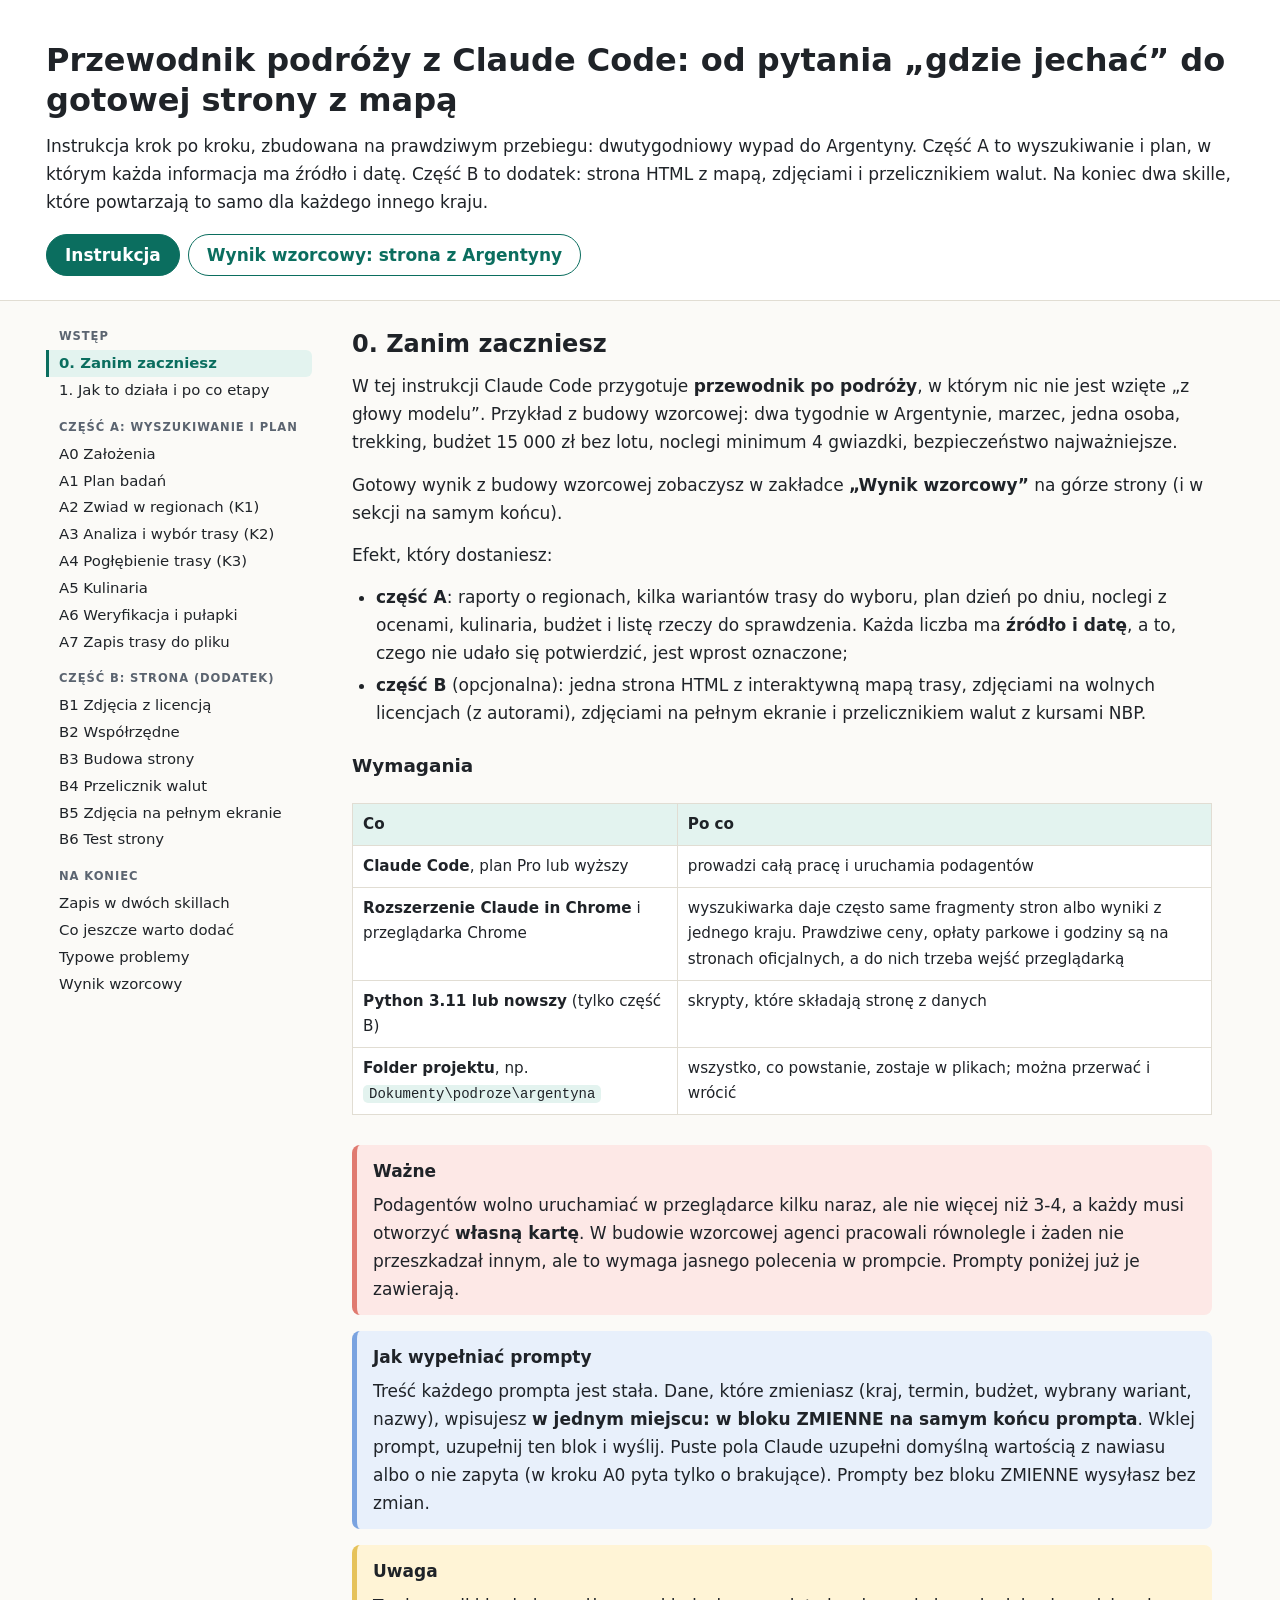
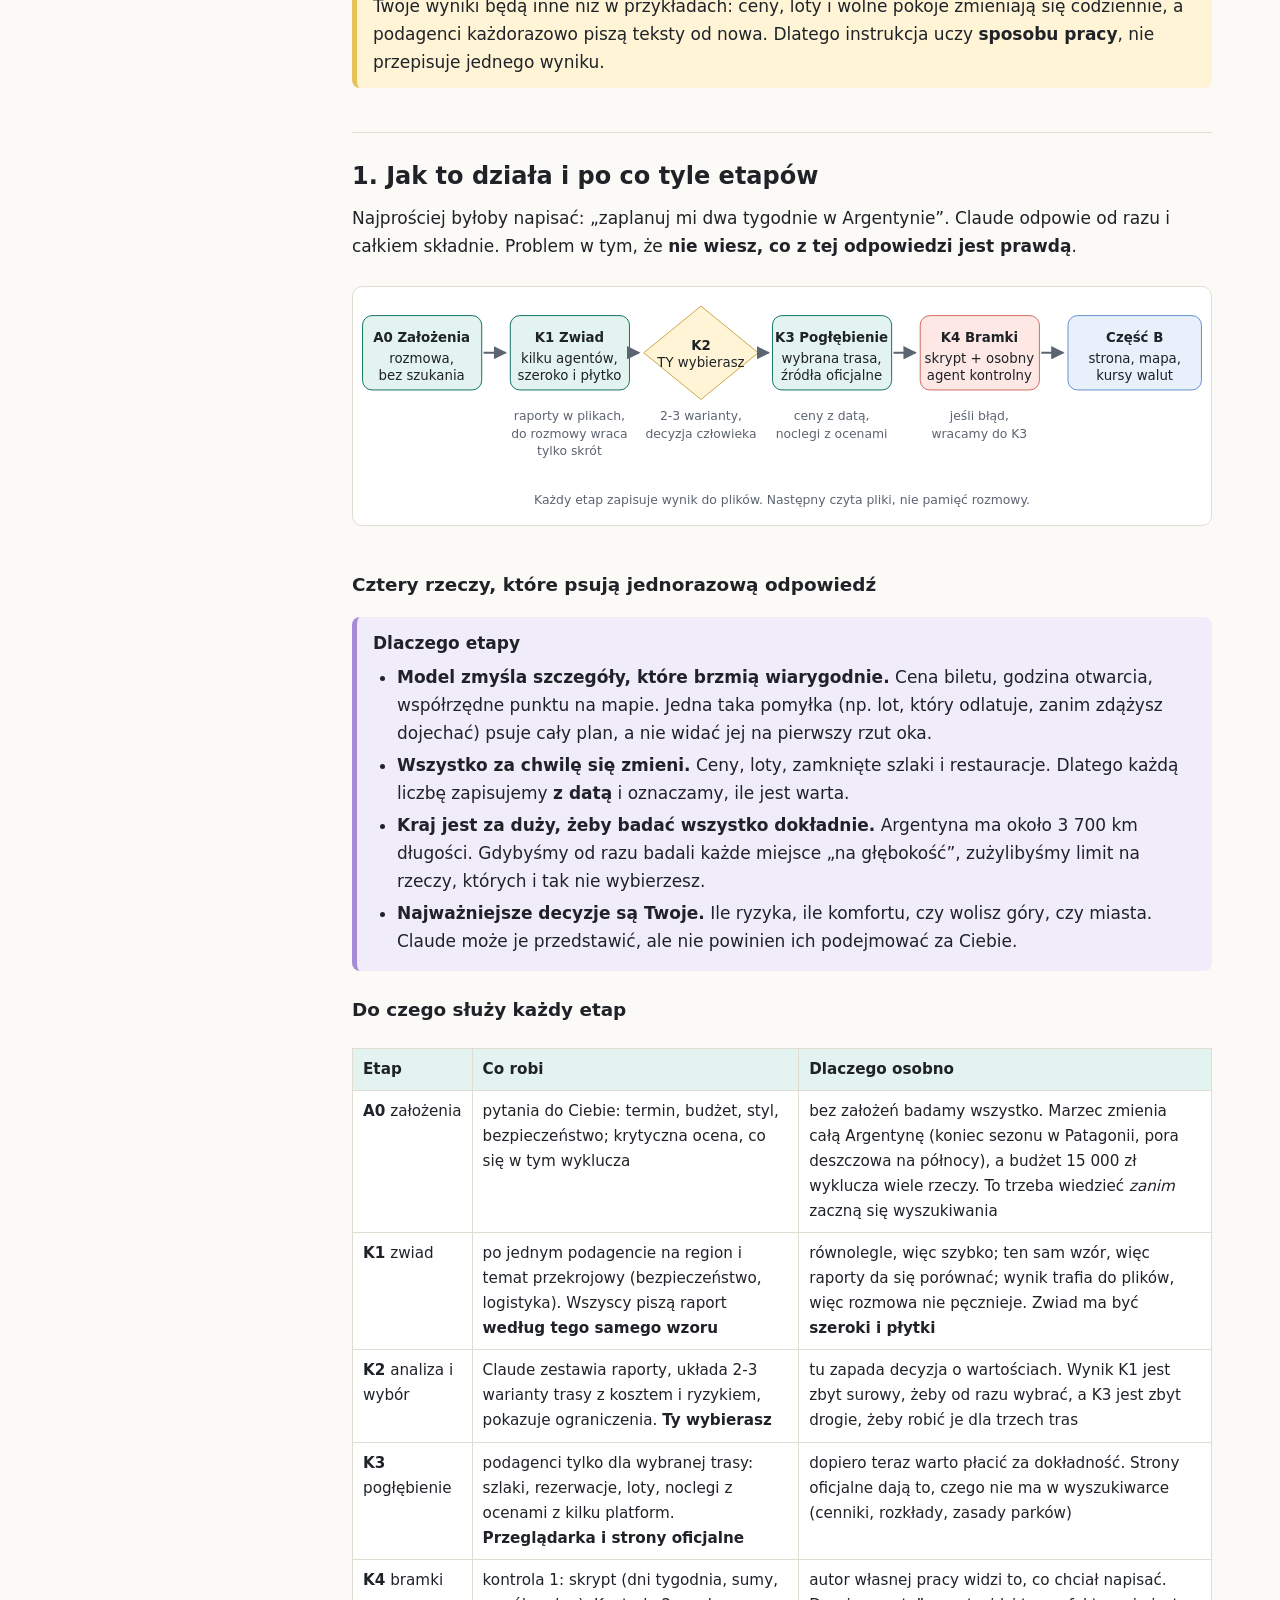
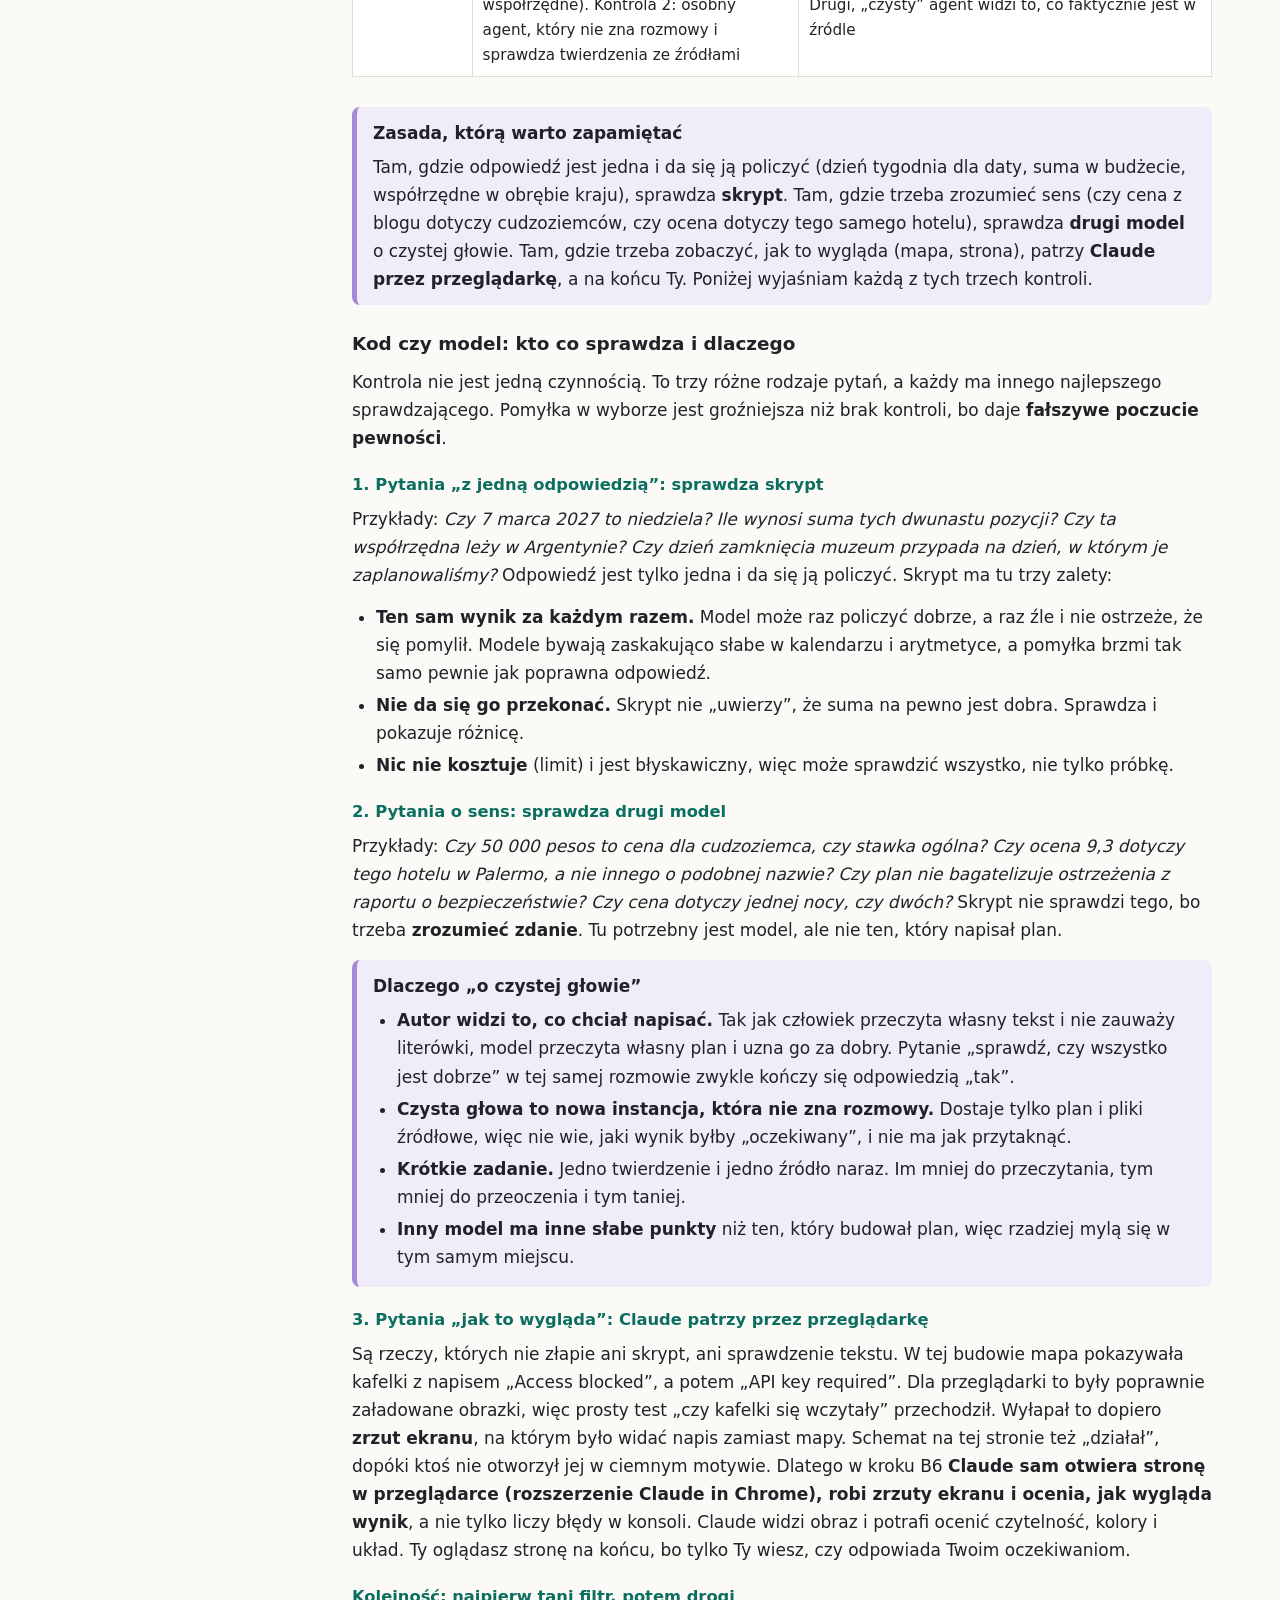
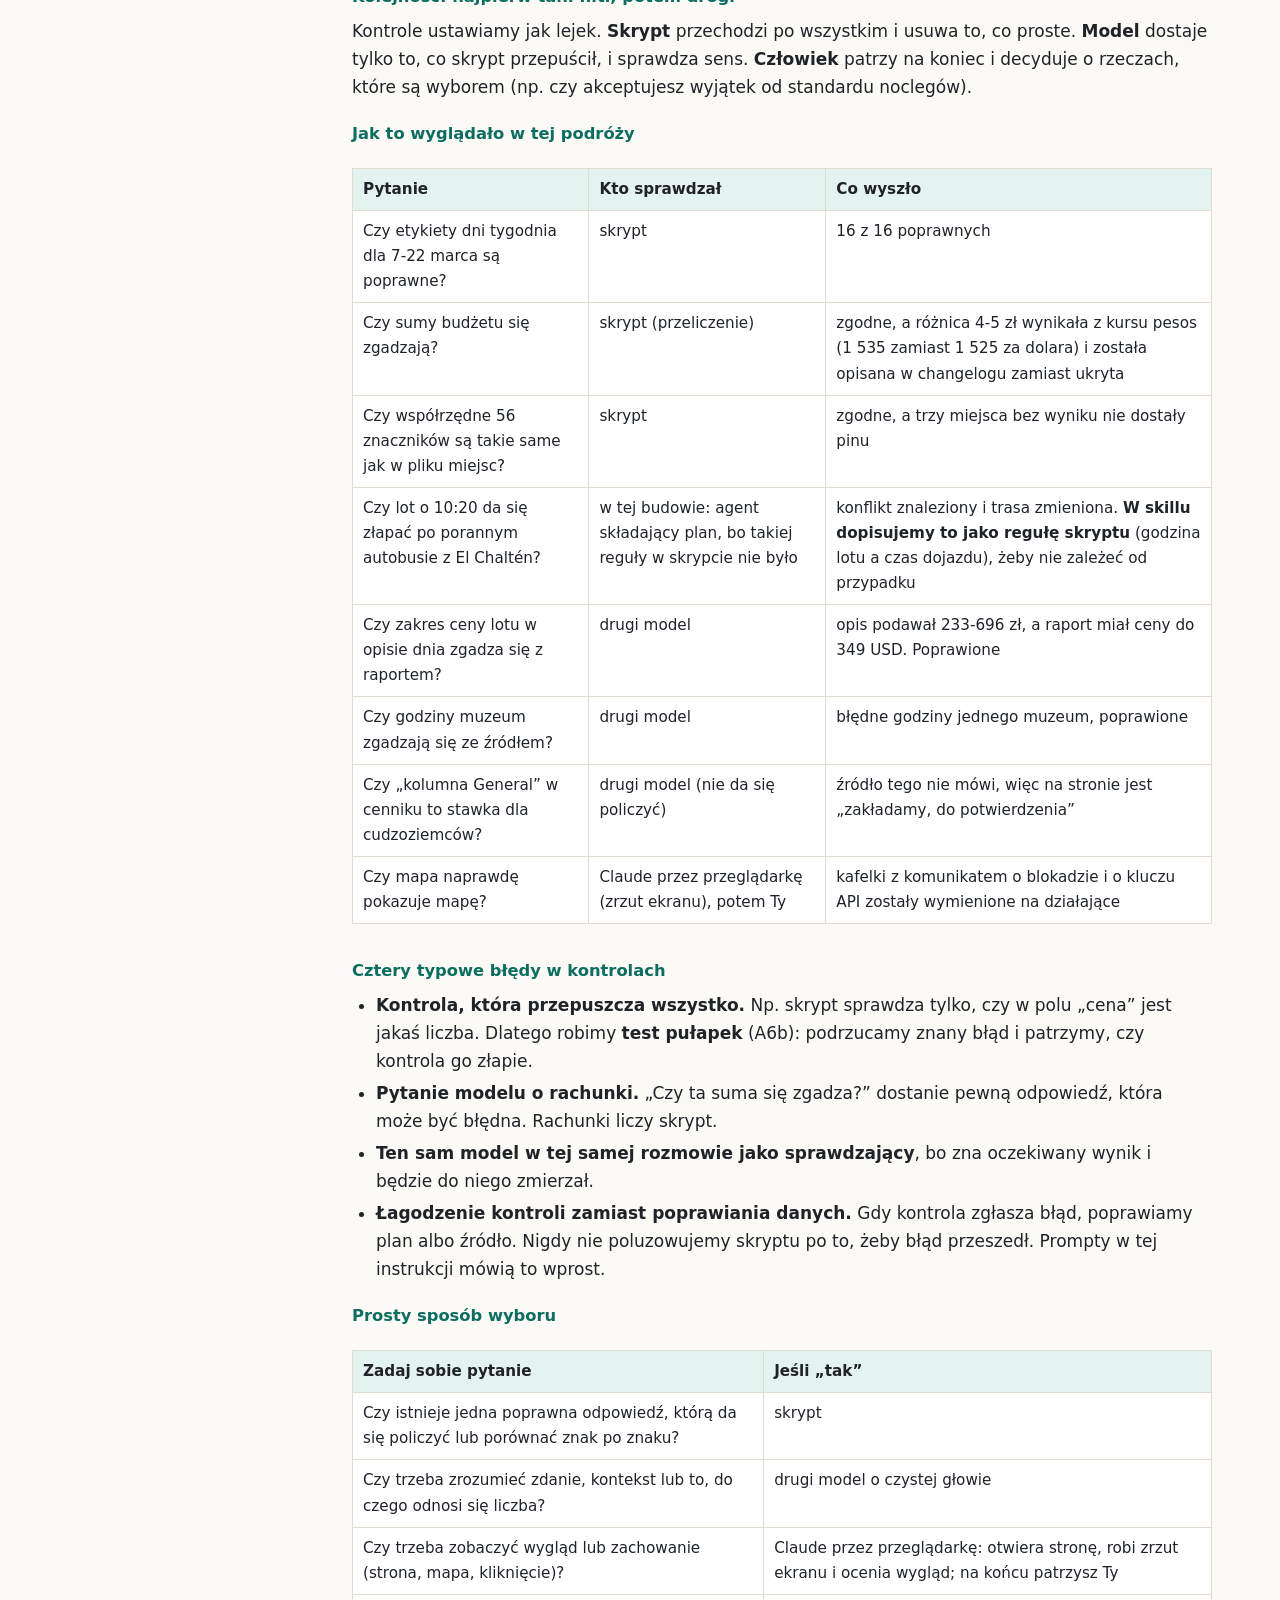
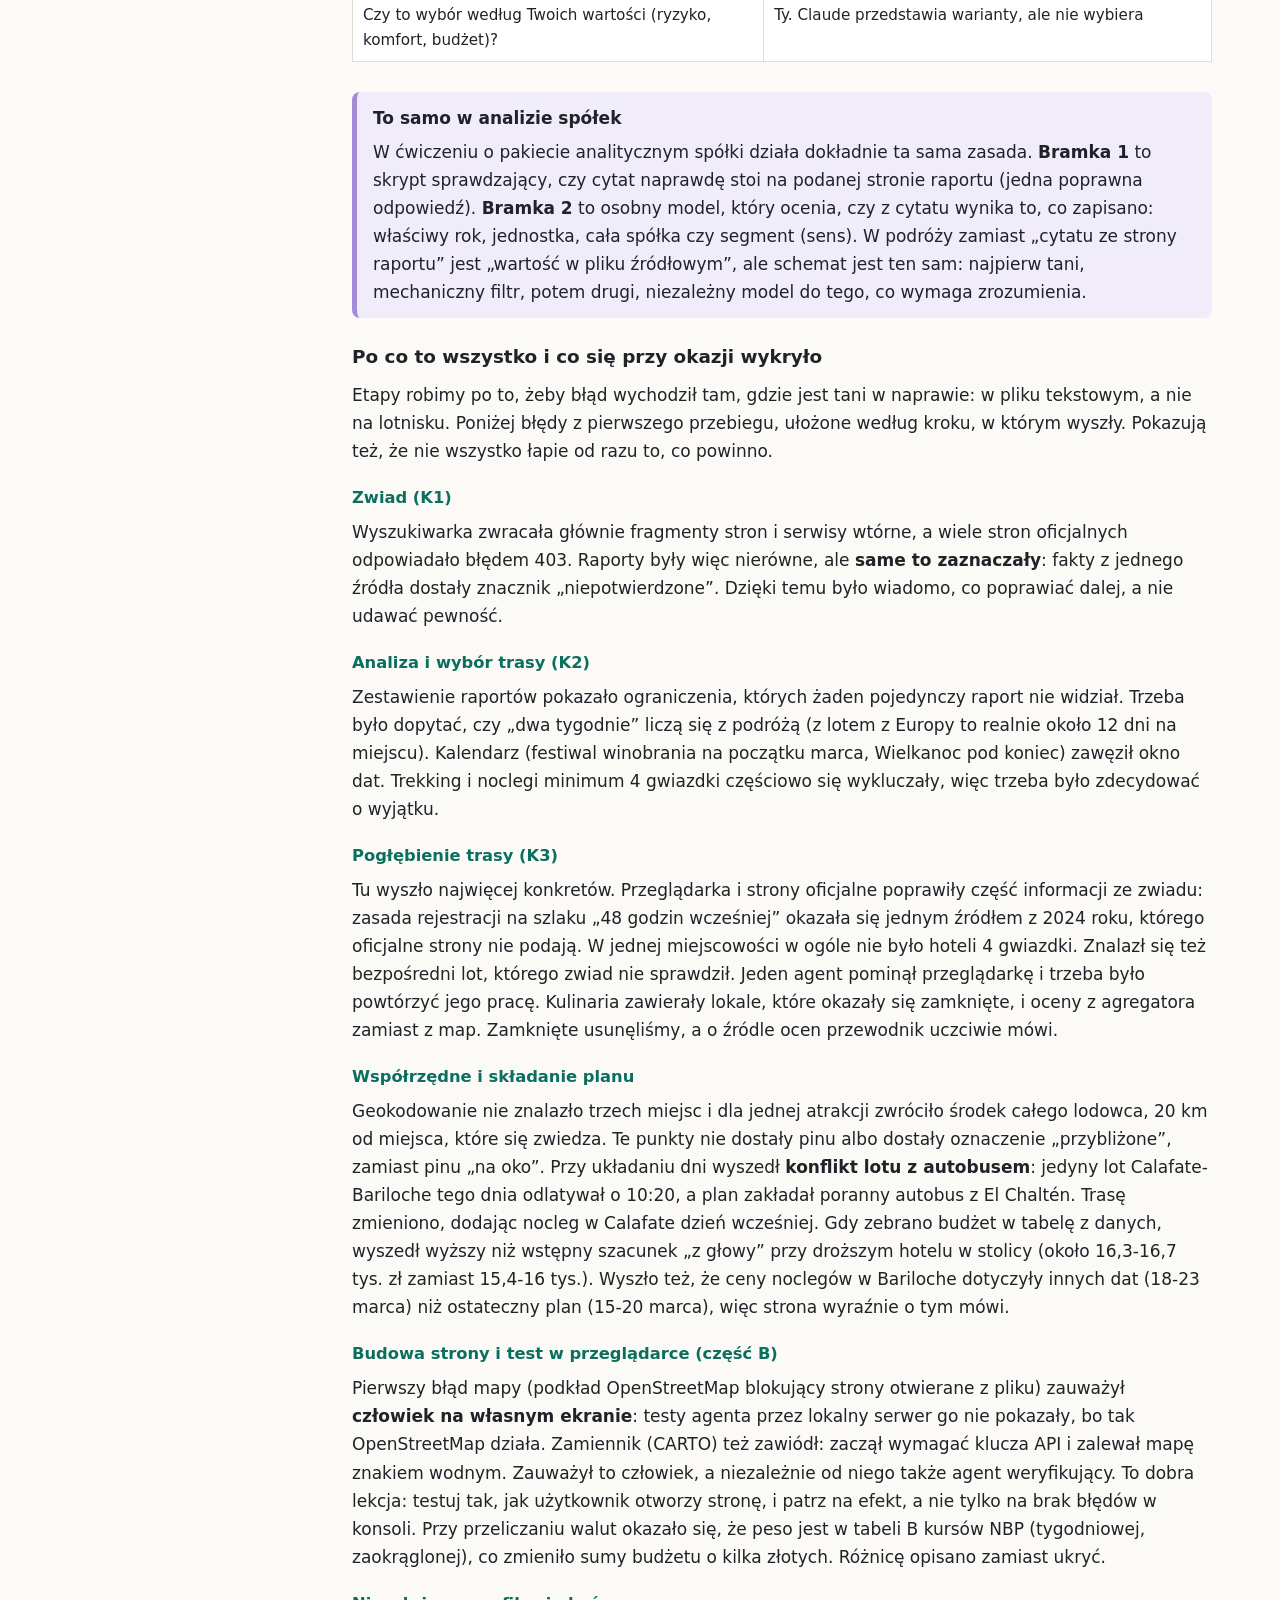
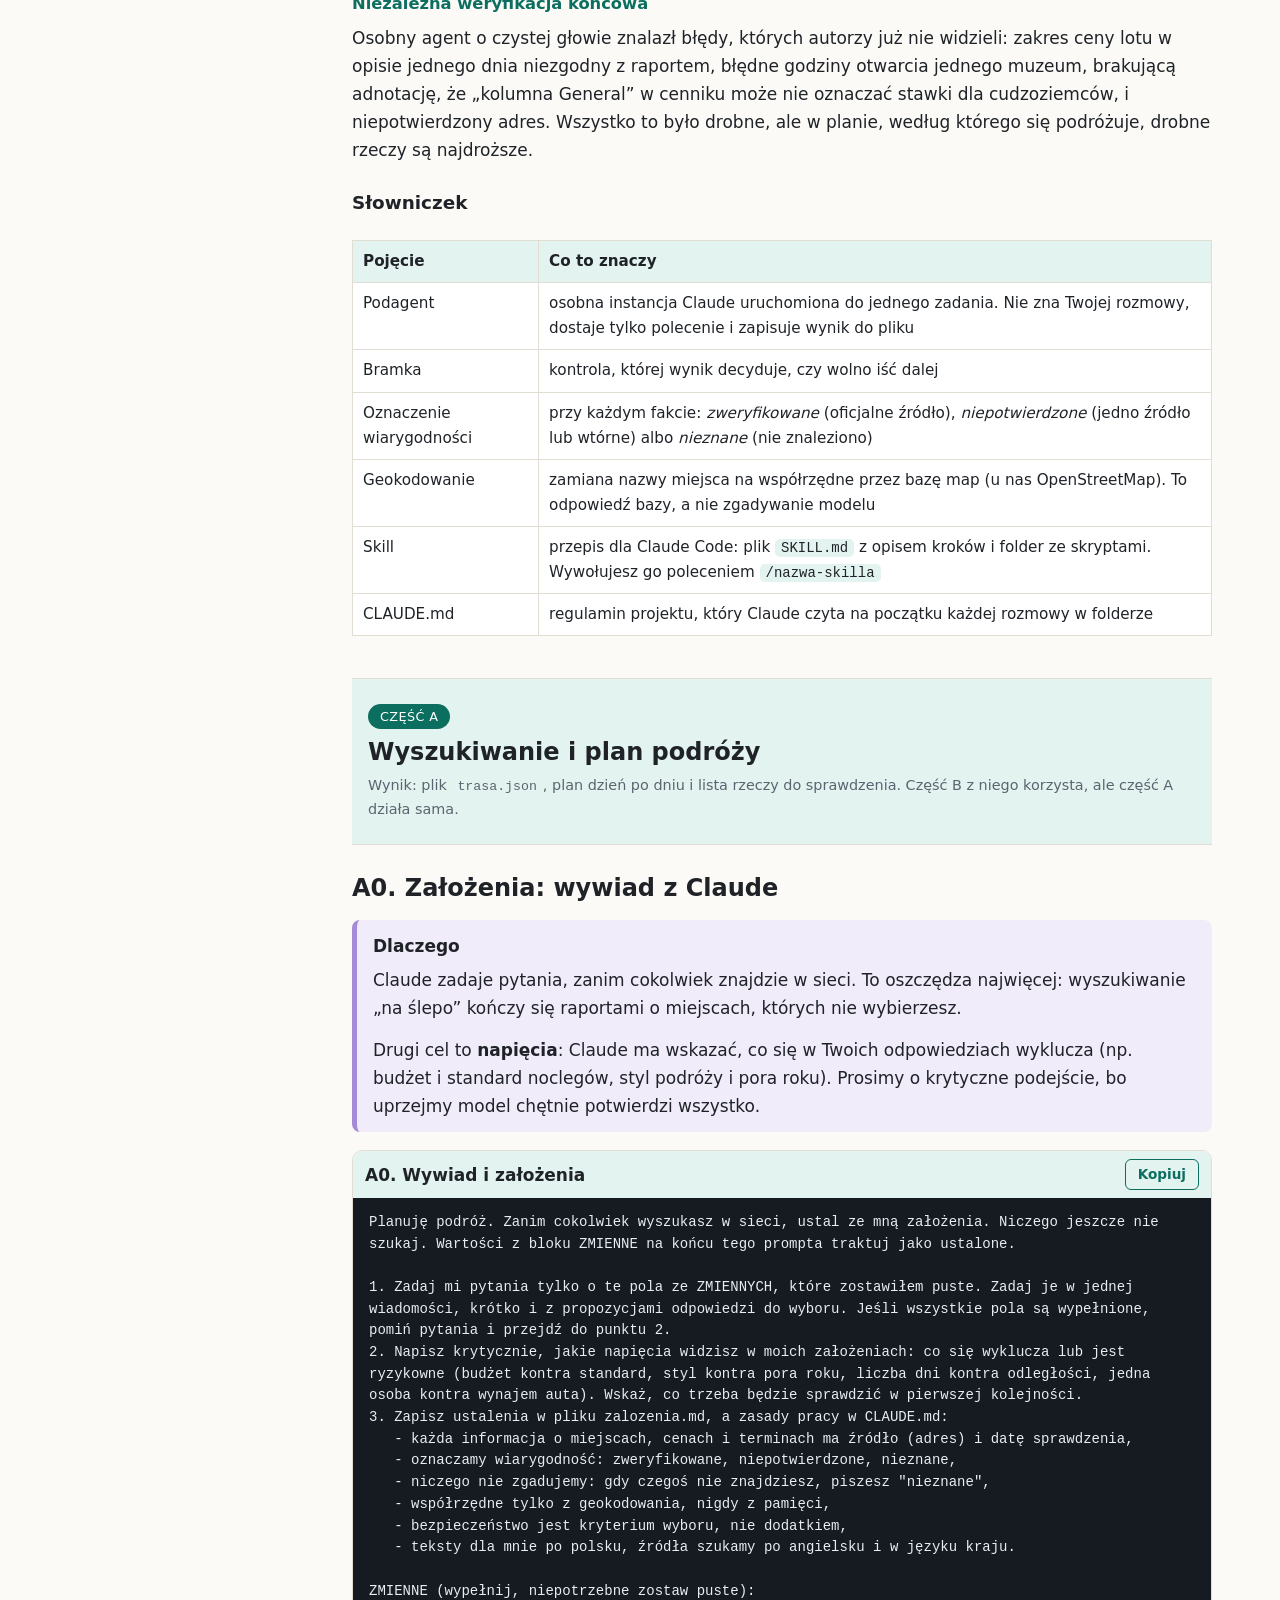
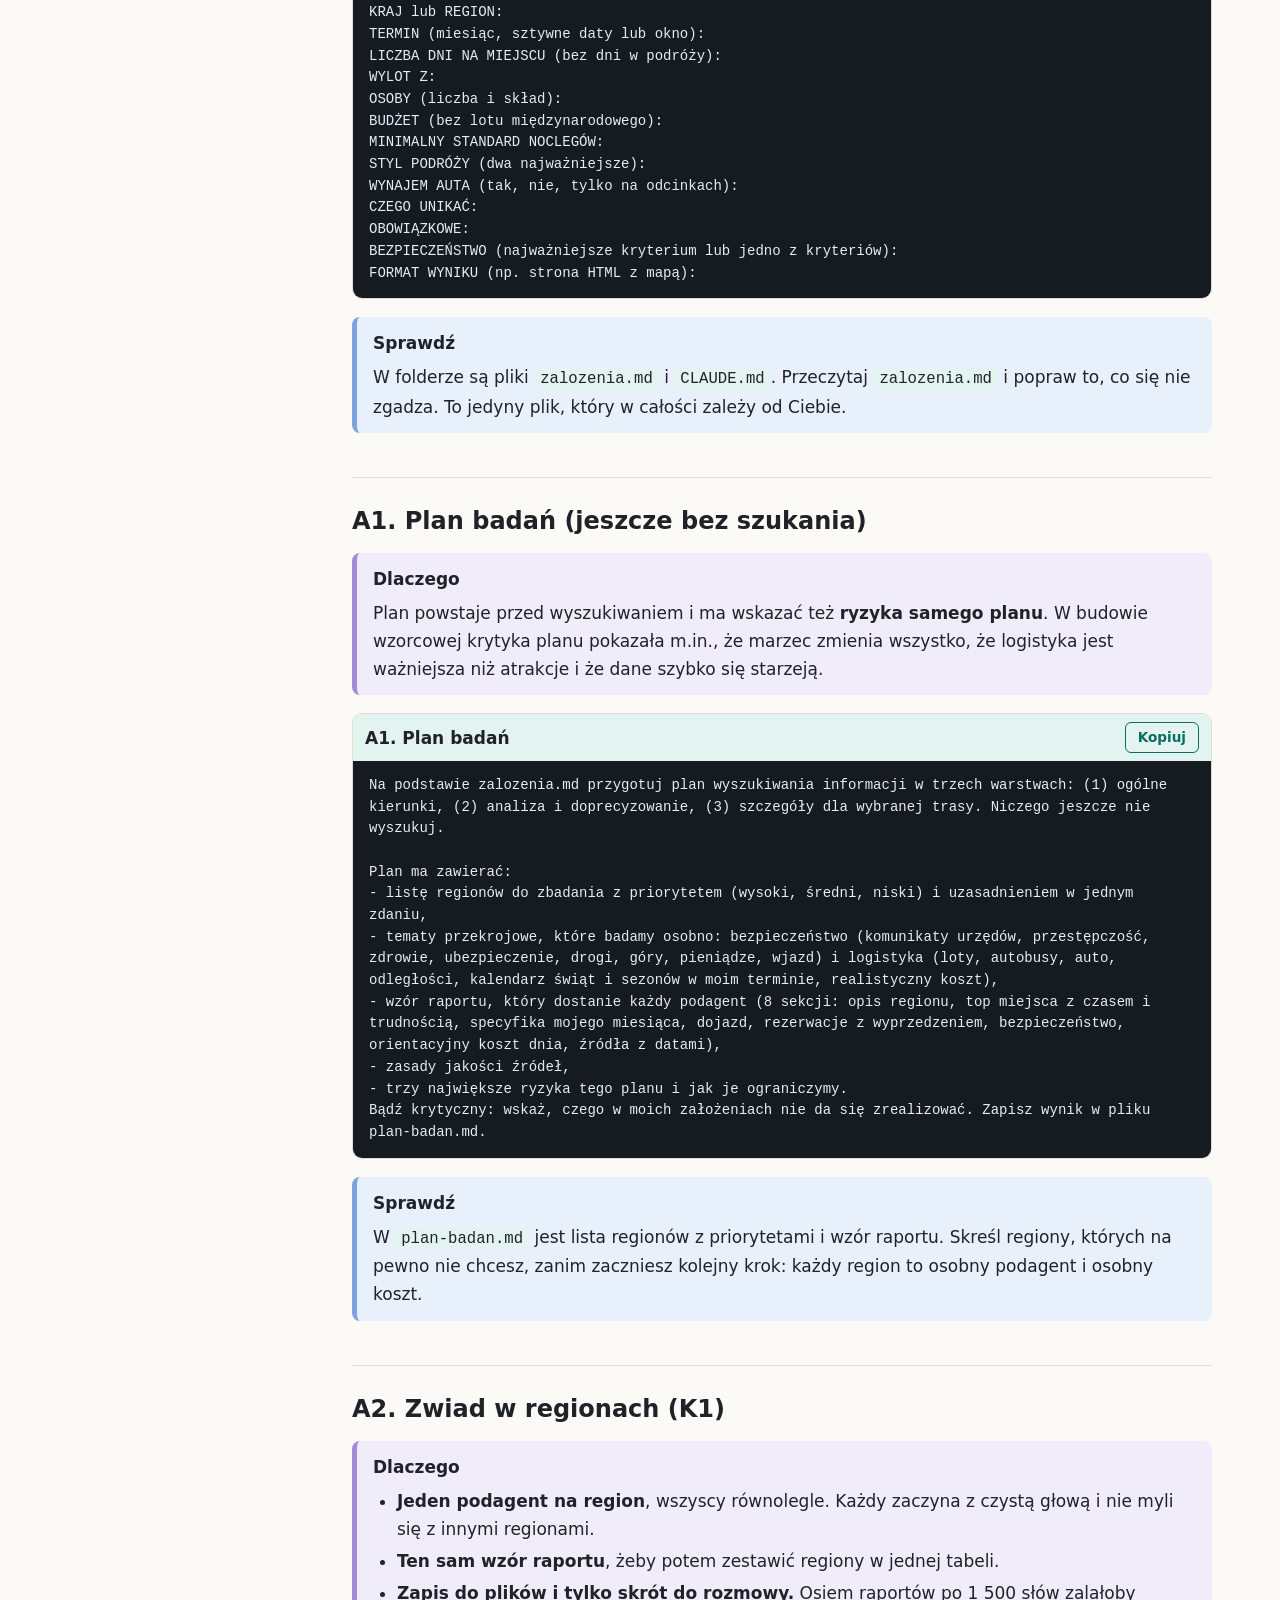
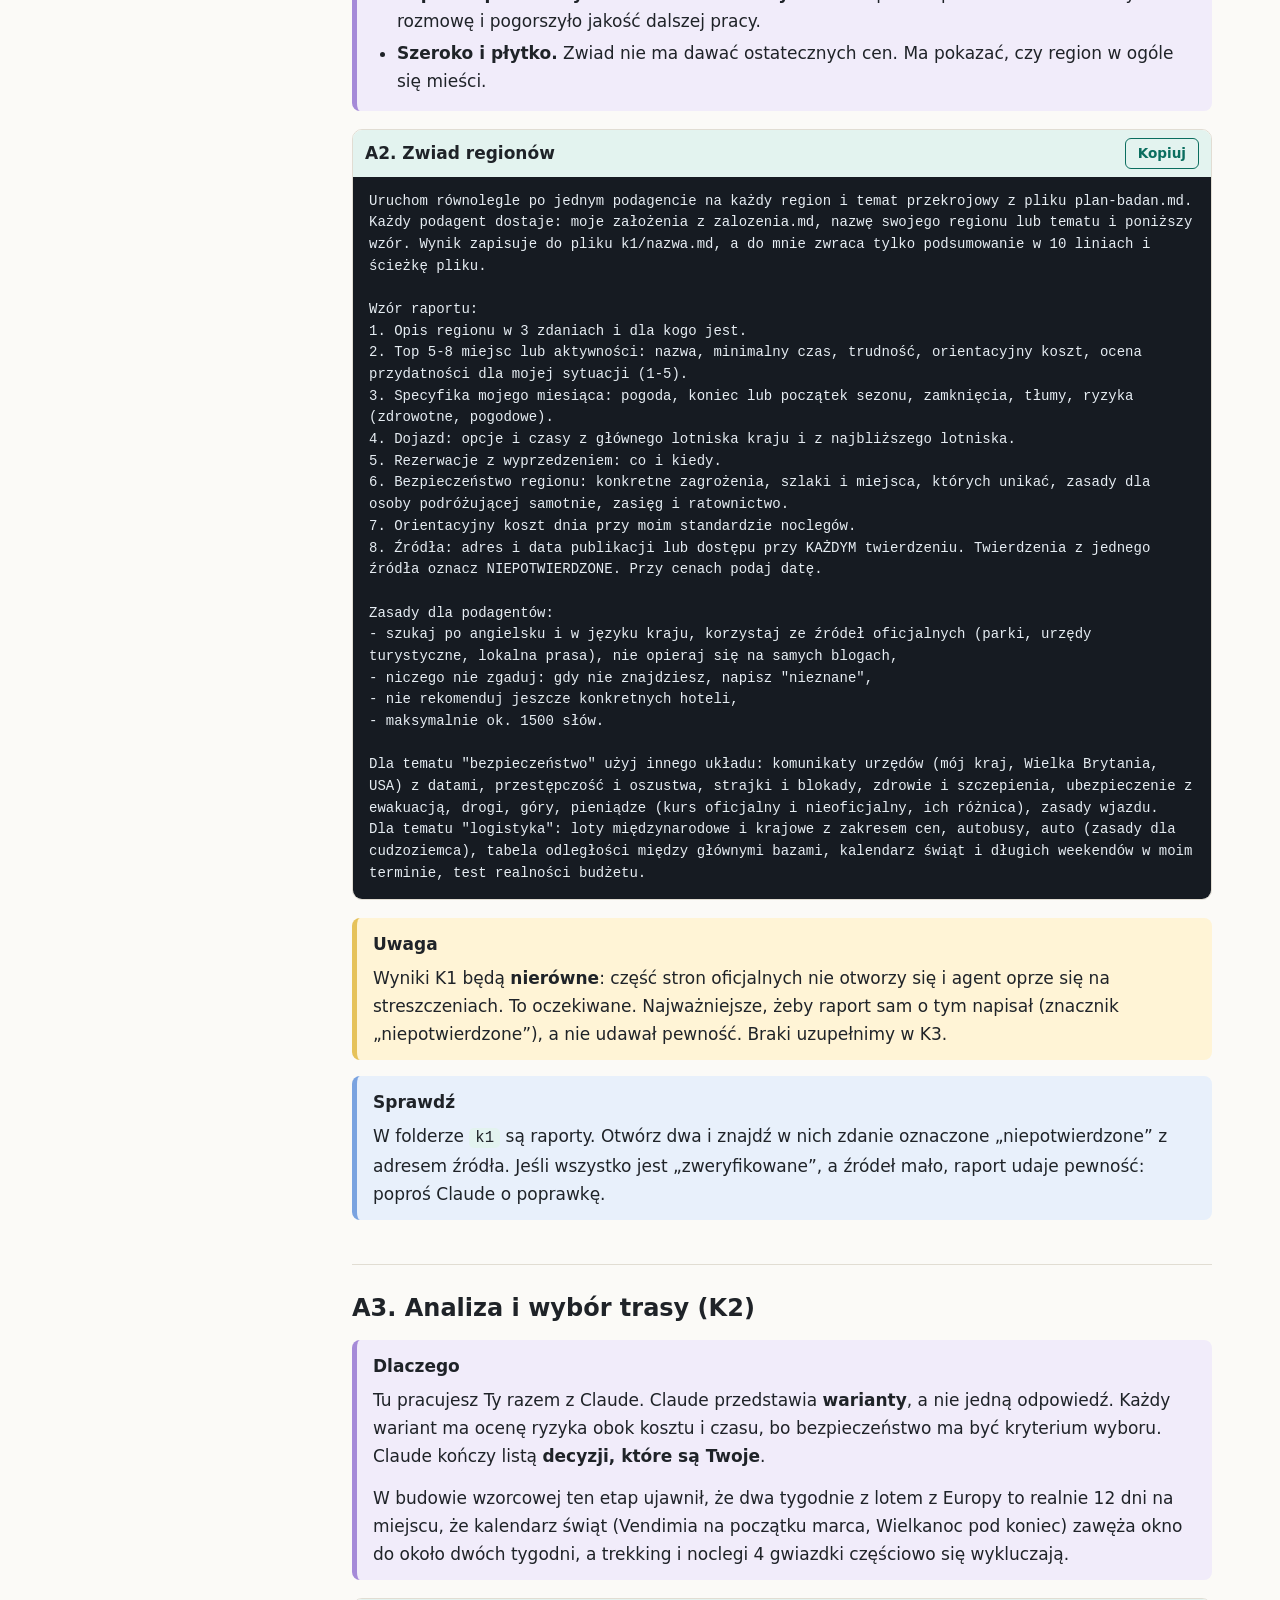
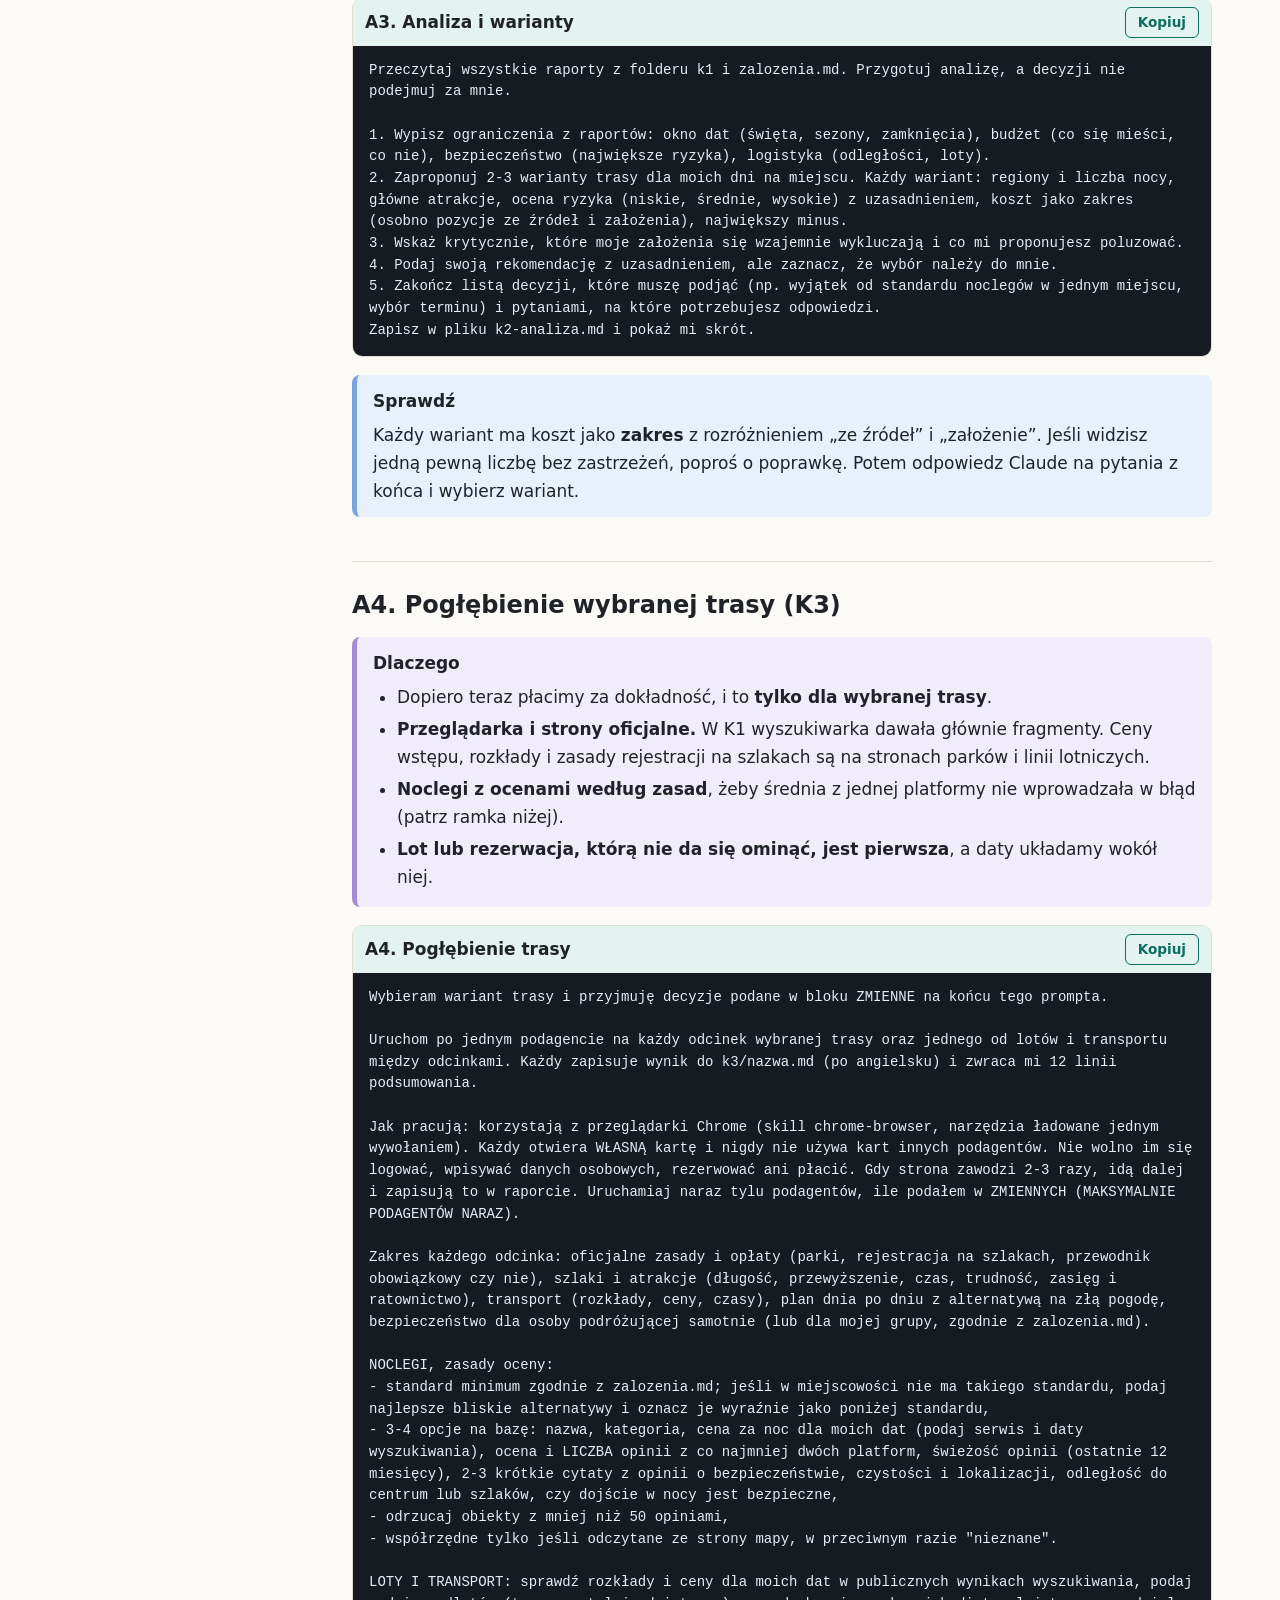
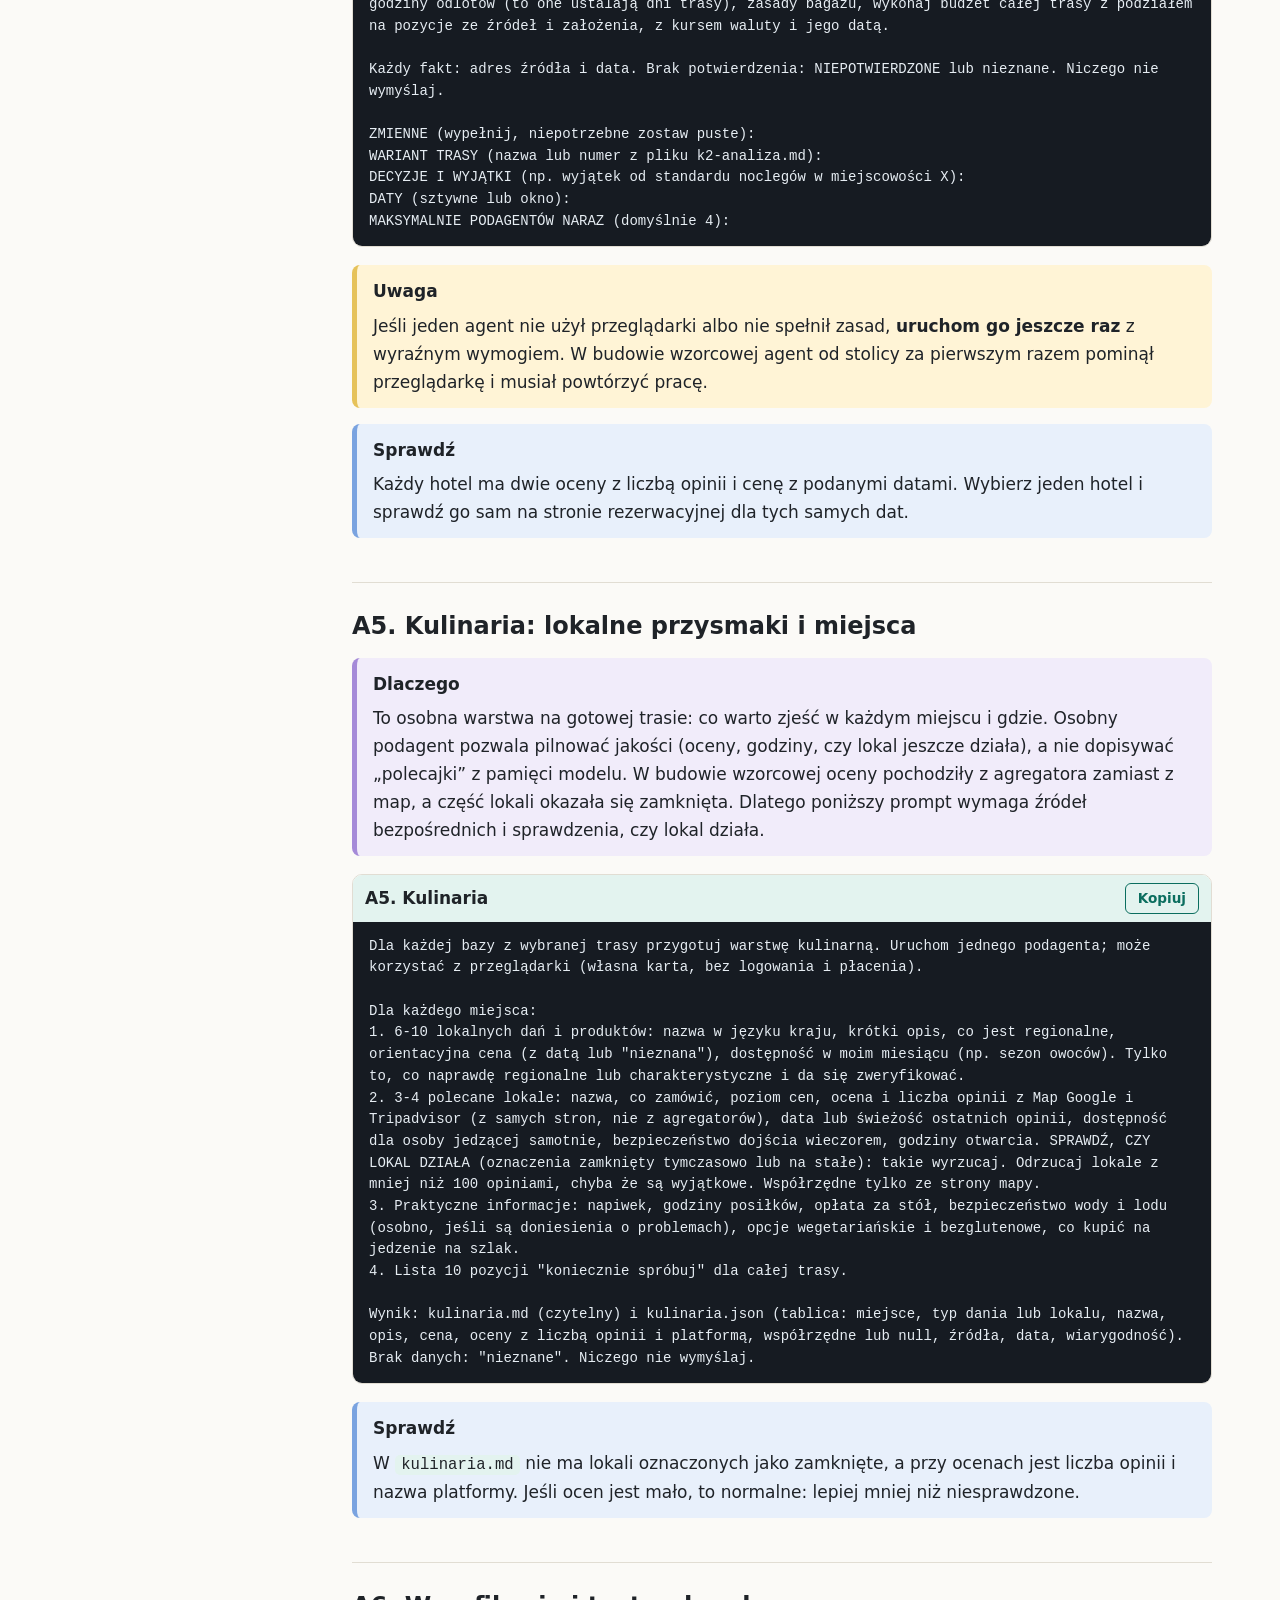
<file: index.html>
<!doctype html>
<html lang="pl">
<head>
<meta charset="utf-8">
<meta name="viewport" content="width=device-width, initial-scale=1">
<title>Przewodnik podróży z Claude Code</title>
<style>
:root{
  --tlo:#fbfaf7; --tekst:#1f2328; --przygaszony:#5b6470; --linia:#e1ddd3; --karta:#ffffff;
  --akcent:#0b6e5f; --akcent-tlo:#e3f3ef; --uwaga:#fff4d6; --uwaga-linia:#e6c25a;
  --wazne:#fde8e6; --wazne-linia:#e07a70; --sprawdz:#e8f0fb; --sprawdz-linia:#7aa3e0;
  --dlaczego:#f1ecfa; --dlaczego-linia:#a58ad8; --kod:#161b22; --kod-tekst:#e6edf3;
  --sk-a-tlo:#e3f3ef; --sk-a-linia:#0b6e5f; --sk-k2-tlo:#fff4d6; --sk-k2-linia:#c9a53f;
  --sk-k4-tlo:#fde8e6; --sk-k4-linia:#d0655b; --sk-b-tlo:#e8f0fb; --sk-b-linia:#5f8ccc;
}
@media (prefers-color-scheme:dark){:root{
  --tlo:#14171a; --tekst:#e6e8ea; --przygaszony:#9aa4ae; --linia:#2a2f35; --karta:#1b1f24;
  --akcent:#4fc3ad; --akcent-tlo:#16302b; --uwaga:#3a3118; --uwaga-linia:#8a7430;
  --wazne:#3b1f1d; --wazne-linia:#a4544c; --sprawdz:#182535; --sprawdz-linia:#4a6fa3;
  --dlaczego:#251e36; --dlaczego-linia:#7a62ad; --kod:#0d1117; --kod-tekst:#e6edf3;
  --sk-a-tlo:#16302b; --sk-a-linia:#4fc3ad; --sk-k2-tlo:#3a3118; --sk-k2-linia:#d1b24f;
  --sk-k4-tlo:#3b1f1d; --sk-k4-linia:#d97a70; --sk-b-tlo:#182535; --sk-b-linia:#6f9bd6;
}}
*{box-sizing:border-box}
html{scroll-behavior:smooth}
body{margin:0;background:var(--tlo);color:var(--tekst);font:17px/1.65 "Segoe UI",system-ui,sans-serif}
header.gora{padding:40px 16px 24px;border-bottom:1px solid var(--linia);background:var(--karta)}
.wrap{max-width:900px;margin:0 auto;padding:0 16px}
h1{font-size:2rem;line-height:1.25;margin:0 0 12px}
h2{font-size:1.5rem;margin:0 0 12px;line-height:1.3}
h3{font-size:1.15rem;margin:24px 0 8px}
h4{font-size:1.02rem;margin:20px 0 6px;color:var(--akcent)}
p{margin:0 0 14px}
code{background:var(--akcent-tlo);padding:1px 6px;border-radius:5px;font-size:.92em}
section{padding:28px 0;border-bottom:1px solid var(--linia)}
section.czesc{background:var(--akcent-tlo);padding:22px 0}
section.czesc h2{margin:0}
.etykieta{display:inline-block;background:var(--akcent);color:#fff;border-radius:999px;padding:2px 12px;font-size:.8rem;margin-bottom:8px;letter-spacing:.03em}
.ramka{border-left:5px solid;border-radius:8px;padding:12px 16px;margin:16px 0}
.ramka>:last-child{margin-bottom:0}
.ramka .nag{font-weight:700;display:block;margin-bottom:6px}
.dlaczego{background:var(--dlaczego);border-color:var(--dlaczego-linia)}
.sprawdz{background:var(--sprawdz);border-color:var(--sprawdz-linia)}
.uwaga{background:var(--uwaga);border-color:var(--uwaga-linia)}
.wazne{background:var(--wazne);border-color:var(--wazne-linia)}
.prompt{margin:18px 0;border:1px solid var(--linia);border-radius:10px;overflow:hidden;background:var(--karta)}
.prompt .pasek{display:flex;justify-content:space-between;align-items:center;gap:8px;padding:8px 12px;background:var(--akcent-tlo);font-weight:600}
.prompt button{font:inherit;font-size:.85rem;border:1px solid var(--akcent);background:transparent;color:var(--akcent);border-radius:6px;padding:3px 12px;cursor:pointer}
.prompt button:hover{background:var(--akcent);color:#fff}
.prompt pre{margin:0;padding:14px 16px;background:var(--kod);color:var(--kod-tekst);white-space:pre-wrap;word-wrap:break-word;font:14px/1.55 Consolas,"Cascadia Mono",monospace;overflow-x:auto}
table{border-collapse:collapse;width:100%;margin:14px 0;font-size:.95rem;background:var(--karta)}
th,td{border:1px solid var(--linia);padding:8px 10px;text-align:left;vertical-align:top}
th{background:var(--akcent-tlo)}
.tabela-wrap{overflow-x:auto}
svg.schemat{width:100%;height:auto;margin:12px 0;background:var(--karta);border:1px solid var(--linia);border-radius:10px}
svg text{fill:var(--tekst);font-family:"Segoe UI",system-ui,sans-serif}
svg .sk-a{fill:var(--sk-a-tlo);stroke:var(--sk-a-linia)}
svg .sk-k2{fill:var(--sk-k2-tlo);stroke:var(--sk-k2-linia)}
svg .sk-k4{fill:var(--sk-k4-tlo);stroke:var(--sk-k4-linia)}
svg .sk-b{fill:var(--sk-b-tlo);stroke:var(--sk-b-linia)}
svg .strzalka{stroke:var(--przygaszony)}
svg .strzalka-grot{fill:var(--przygaszony)}
svg g.podpis text,svg text.podpis{fill:var(--przygaszony)}
.male{font-size:.9rem;color:var(--przygaszony)}
ul,ol{margin:0 0 14px;padding-left:24px}
li{margin:4px 0}

[hidden]{display:none!important}
header.gora .wrap{max-width:1220px}
.zakladki{display:flex;gap:8px;margin-top:18px;flex-wrap:wrap}
.zakladki button{font:inherit;font-weight:600;border:1px solid var(--akcent);background:transparent;color:var(--akcent);border-radius:999px;padding:6px 18px;cursor:pointer}
.zakladki button:hover{background:var(--akcent-tlo)}
.zakladki button[aria-selected="true"]{background:var(--akcent);color:#fff}
.uklad{max-width:1220px;margin:0 auto;padding:0 16px;display:grid;grid-template-columns:270px minmax(0,1fr);gap:36px;align-items:start}
main{min-width:0;max-width:860px}
.boczny{position:sticky;top:12px;max-height:calc(100vh - 24px);overflow:auto;padding:12px 4px 12px 0;font-size:.93rem;scrollbar-width:thin}
.boczny summary{display:none;cursor:pointer;font-weight:700;padding:8px 0}
.boczny .grupa{margin:14px 0 4px;font-size:.72rem;letter-spacing:.08em;text-transform:uppercase;color:var(--przygaszony);font-weight:700;padding-left:13px}
.boczny a{display:block;padding:3px 10px;border-left:3px solid transparent;color:var(--tekst);text-decoration:none;border-radius:0 6px 6px 0;line-height:1.4}
.boczny a.pod{padding-left:22px;font-size:.9rem}
.boczny a:hover{background:var(--akcent-tlo)}
.boczny a.aktywny{border-left-color:var(--akcent);background:var(--akcent-tlo);font-weight:600;color:var(--akcent)}
.czesc .wrap{max-width:none;margin:0;padding:0 16px}
.przycisk{display:inline-block;font:inherit;font-weight:600;font-size:.95rem;border:1px solid var(--akcent);background:var(--akcent);color:#fff;border-radius:8px;padding:6px 16px;cursor:pointer;text-decoration:none;margin:0 8px 8px 0}
.przycisk.jasny{background:transparent;color:var(--akcent)}
#panel-wynik{max-width:1220px;margin:0 auto;padding:16px}
.pasek-wyniku{display:flex;justify-content:space-between;gap:12px;flex-wrap:wrap;align-items:center;margin-bottom:10px}
.pasek-wyniku p{margin:0;font-size:.92rem;color:var(--przygaszony);max-width:760px}
#ramka-wynik{width:100%;height:calc(100vh - 150px);min-height:560px;border:1px solid var(--linia);border-radius:10px;background:#fff}
@media(max-width:900px){
  .uklad{grid-template-columns:1fr;gap:0}
  .boczny{position:static;max-height:none;border-bottom:1px solid var(--linia);margin-bottom:8px}
  .boczny summary{display:block}
  #ramka-wynik{height:78vh}
}
footer{padding:28px 0 60px;color:var(--przygaszony);font-size:.9rem}
@media print{.prompt button,.zakladki,.boczny,.przycisk{display:none}#panel-wynik{display:none}.uklad{display:block}}
</style>
</head>
<body>
<header class="gora"><div class="wrap">
  <h1>Przewodnik podróży z Claude Code: od pytania „gdzie jechać” do gotowej strony z mapą</h1>
  <p>Instrukcja krok po kroku, zbudowana na prawdziwym przebiegu: dwutygodniowy wypad do Argentyny. Część A to wyszukiwanie i plan, w którym każda informacja ma źródło i datę. Część B to dodatek: strona HTML z mapą, zdjęciami i przelicznikiem walut. Na koniec dwa skille, które powtarzają to samo dla każdego innego kraju.</p>
  <div class="zakladki" role="tablist" aria-label="Widok">
    <button type="button" role="tab" id="zak-instrukcja" aria-selected="true" aria-controls="panel-instrukcja">Instrukcja</button>
    <button type="button" role="tab" id="zak-wynik" aria-selected="false" aria-controls="panel-wynik">Wynik wzorcowy: strona z Argentyny</button>
  </div>
</div></header>



<div id="panel-instrukcja" role="tabpanel" aria-labelledby="zak-instrukcja"><div class="uklad">
<details class="boczny" id="boczny" open><summary>Spis treści</summary><nav aria-label="Spis treści">
<div class="grupa">Wstęp</div>
<a href="#zanim">0. Zanim zaczniesz</a>
<a href="#dlaczego-etapy">1. Jak to działa i po co etapy</a>
<div class="grupa">Część A: wyszukiwanie i plan</div>
<a href="#a0">A0 Założenia</a>
<a href="#a1">A1 Plan badań</a>
<a href="#a2">A2 Zwiad w regionach (K1)</a>
<a href="#a3">A3 Analiza i wybór trasy (K2)</a>
<a href="#a4">A4 Pogłębienie trasy (K3)</a>
<a href="#a5">A5 Kulinaria</a>
<a href="#a6">A6 Weryfikacja i pułapki</a>
<a href="#a7">A7 Zapis trasy do pliku</a>
<div class="grupa">Część B: strona (dodatek)</div>
<a href="#b1">B1 Zdjęcia z licencją</a>
<a href="#b2">B2 Współrzędne</a>
<a href="#b3">B3 Budowa strony</a>
<a href="#b4">B4 Przelicznik walut</a>
<a href="#b5">B5 Zdjęcia na pełnym ekranie</a>
<a href="#b6">B6 Test strony</a>
<div class="grupa">Na koniec</div>
<a href="#skille">Zapis w dwóch skillach</a>
<a href="#dodac">Co jeszcze warto dodać</a>
<a href="#problemy">Typowe problemy</a>
<a href="#wynik-opis">Wynik wzorcowy</a>
</nav></details>
<main>

<section id="zanim">
  <h2>0. Zanim zaczniesz</h2>
  <p>W tej instrukcji Claude Code przygotuje <strong>przewodnik po podróży</strong>, w którym nic nie jest wzięte „z głowy modelu”. Przykład z budowy wzorcowej: dwa tygodnie w Argentynie, marzec, jedna osoba, trekking, budżet 15 000 zł bez lotu, noclegi minimum 4 gwiazdki, bezpieczeństwo najważniejsze.</p>
  <p>Gotowy wynik z budowy wzorcowej zobaczysz w zakładce <strong>„Wynik wzorcowy”</strong> na górze strony (i w sekcji na samym końcu).</p>
  <p>Efekt, który dostaniesz:</p>
  <ul>
    <li><strong>część A</strong>: raporty o regionach, kilka wariantów trasy do wyboru, plan dzień po dniu, noclegi z ocenami, kulinaria, budżet i listę rzeczy do sprawdzenia. Każda liczba ma <strong>źródło i datę</strong>, a to, czego nie udało się potwierdzić, jest wprost oznaczone;</li>
    <li><strong>część B</strong> (opcjonalna): jedna strona HTML z interaktywną mapą trasy, zdjęciami na wolnych licencjach (z autorami), zdjęciami na pełnym ekranie i przelicznikiem walut z kursami NBP.</li>
  </ul>
  <h3>Wymagania</h3>
  <div class="tabela-wrap"><table>
    <tr><th>Co</th><th>Po co</th></tr>
    <tr><td><strong>Claude Code</strong>, plan Pro lub wyższy</td><td>prowadzi całą pracę i uruchamia podagentów</td></tr>
    <tr><td><strong>Rozszerzenie Claude in Chrome</strong> i przeglądarka Chrome</td><td>wyszukiwarka daje często same fragmenty stron albo wyniki z jednego kraju. Prawdziwe ceny, opłaty parkowe i godziny są na stronach oficjalnych, a do nich trzeba wejść przeglądarką</td></tr>
    <tr><td><strong>Python 3.11 lub nowszy</strong> (tylko część B)</td><td>skrypty, które składają stronę z danych</td></tr>
    <tr><td><strong>Folder projektu</strong>, np. <code>Dokumenty\podroze\argentyna</code></td><td>wszystko, co powstanie, zostaje w plikach; można przerwać i wrócić</td></tr>
  </table></div>
  <div class="ramka wazne"><span class="nag">Ważne</span>Podagentów wolno uruchamiać w przeglądarce kilku naraz, ale nie więcej niż 3-4, a każdy musi otworzyć <strong>własną kartę</strong>. W budowie wzorcowej agenci pracowali równolegle i żaden nie przeszkadzał innym, ale to wymaga jasnego polecenia w prompcie. Prompty poniżej już je zawierają.</div>
  <div class="ramka sprawdz"><span class="nag">Jak wypełniać prompty</span>Treść każdego prompta jest stała. Dane, które zmieniasz (kraj, termin, budżet, wybrany wariant, nazwy), wpisujesz <strong>w jednym miejscu: w bloku ZMIENNE na samym końcu prompta</strong>. Wklej prompt, uzupełnij ten blok i wyślij. Puste pola Claude uzupełni domyślną wartością z nawiasu albo o nie zapyta (w kroku A0 pyta tylko o brakujące). Prompty bez bloku ZMIENNE wysyłasz bez zmian.</div>
  <div class="ramka uwaga"><span class="nag">Uwaga</span>Twoje wyniki będą inne niż w przykładach: ceny, loty i wolne pokoje zmieniają się codziennie, a podagenci każdorazowo piszą teksty od nowa. Dlatego instrukcja uczy <strong>sposobu pracy</strong>, nie przepisuje jednego wyniku.</div>
</section>

<section id="dlaczego-etapy">
  <h2>1. Jak to działa i po co tyle etapów</h2>
  <p>Najprościej byłoby napisać: „zaplanuj mi dwa tygodnie w Argentynie”. Claude odpowie od razu i całkiem składnie. Problem w tym, że <strong>nie wiesz, co z tej odpowiedzi jest prawdą</strong>.</p>
  <svg class="schemat" viewBox="0 0 900 250" role="img" aria-label="Schemat: założenia, zwiad, wybór trasy przez człowieka, pogłębienie, weryfikacja, strona">
    <defs><marker id="strz" viewBox="0 0 10 10" refX="9" refY="5" markerWidth="7" markerHeight="7" orient="auto"><path d="M0,0 L10,5 L0,10 z" class="strzalka-grot"/></marker></defs>
    <g font-size="14" text-anchor="middle">
      <rect x="10" y="30" width="125" height="78" rx="10" class="sk-a"/><text x="72" y="58" font-weight="700">A0 Założenia</text><text x="72" y="80">rozmowa,</text><text x="72" y="98">bez szukania</text>
      <rect x="165" y="30" width="125" height="78" rx="10" class="sk-a"/><text x="227" y="58" font-weight="700">K1 Zwiad</text><text x="227" y="80">kilku agentów,</text><text x="227" y="98">szeroko i płytko</text>
      <polygon points="365,20 425,69 365,118 305,69" class="sk-k2"/><text x="365" y="66" font-weight="700">K2</text><text x="365" y="84">TY wybierasz</text>
      <rect x="440" y="30" width="125" height="78" rx="10" class="sk-a"/><text x="502" y="58" font-weight="700">K3 Pogłębienie</text><text x="502" y="80">wybrana trasa,</text><text x="502" y="98">źródła oficjalne</text>
      <rect x="595" y="30" width="125" height="78" rx="10" class="sk-k4"/><text x="657" y="58" font-weight="700">K4 Bramki</text><text x="657" y="80">skrypt + osobny</text><text x="657" y="98">agent kontrolny</text>
      <rect x="750" y="30" width="140" height="78" rx="10" class="sk-b"/><text x="820" y="58" font-weight="700">Część B</text><text x="820" y="80">strona, mapa,</text><text x="820" y="98">kursy walut</text>
    </g>
    <g class="strzalka" stroke-width="2" fill="none" marker-end="url(#strz)">
      <path d="M137,69 H160"/><path d="M292,69 H300"/><path d="M427,69 H436"/><path d="M567,69 H590"/><path d="M722,69 H745"/>
    </g>
    <g font-size="13" class="podpis" text-anchor="middle">
      <text x="227" y="140">raporty w plikach,</text><text x="227" y="158">do rozmowy wraca</text><text x="227" y="176">tylko skrót</text>
      <text x="365" y="140">2-3 warianty,</text><text x="365" y="158">decyzja człowieka</text>
      <text x="502" y="140">ceny z datą,</text><text x="502" y="158">noclegi z ocenami</text>
      <text x="657" y="140">jeśli błąd,</text><text x="657" y="158">wracamy do K3</text>
    </g>
    <text x="450" y="228" font-size="13" text-anchor="middle" class="podpis">Każdy etap zapisuje wynik do plików. Następny czyta pliki, nie pamięć rozmowy.</text>
  </svg>

  <h3>Cztery rzeczy, które psują jednorazową odpowiedź</h3>
  <div class="ramka dlaczego"><span class="nag">Dlaczego etapy</span>
  <ul>
    <li><strong>Model zmyśla szczegóły, które brzmią wiarygodnie.</strong> Cena biletu, godzina otwarcia, współrzędne punktu na mapie. Jedna taka pomyłka (np. lot, który odlatuje, zanim zdążysz dojechać) psuje cały plan, a nie widać jej na pierwszy rzut oka.</li>
    <li><strong>Wszystko za chwilę się zmieni.</strong> Ceny, loty, zamknięte szlaki i restauracje. Dlatego każdą liczbę zapisujemy <strong>z datą</strong> i oznaczamy, ile jest warta.</li>
    <li><strong>Kraj jest za duży, żeby badać wszystko dokładnie.</strong> Argentyna ma około 3 700 km długości. Gdybyśmy od razu badali każde miejsce „na głębokość”, zużylibyśmy limit na rzeczy, których i tak nie wybierzesz.</li>
    <li><strong>Najważniejsze decyzje są Twoje.</strong> Ile ryzyka, ile komfortu, czy wolisz góry, czy miasta. Claude może je przedstawić, ale nie powinien ich podejmować za Ciebie.</li>
  </ul></div>

  <h3>Do czego służy każdy etap</h3>
  <div class="tabela-wrap"><table>
    <tr><th>Etap</th><th>Co robi</th><th>Dlaczego osobno</th></tr>
    <tr><td><strong>A0</strong> założenia</td><td>pytania do Ciebie: termin, budżet, styl, bezpieczeństwo; krytyczna ocena, co się w tym wyklucza</td><td>bez założeń badamy wszystko. Marzec zmienia całą Argentynę (koniec sezonu w Patagonii, pora deszczowa na północy), a budżet 15 000 zł wyklucza wiele rzeczy. To trzeba wiedzieć <em>zanim</em> zaczną się wyszukiwania</td></tr>
    <tr><td><strong>K1</strong> zwiad</td><td>po jednym podagencie na region i temat przekrojowy (bezpieczeństwo, logistyka). Wszyscy piszą raport <strong>według tego samego wzoru</strong></td><td>równolegle, więc szybko; ten sam wzór, więc raporty da się porównać; wynik trafia do plików, więc rozmowa nie pęcznieje. Zwiad ma być <strong>szeroki i płytki</strong></td></tr>
    <tr><td><strong>K2</strong> analiza i wybór</td><td>Claude zestawia raporty, układa 2-3 warianty trasy z kosztem i ryzykiem, pokazuje ograniczenia. <strong>Ty wybierasz</strong></td><td>tu zapada decyzja o wartościach. Wynik K1 jest zbyt surowy, żeby od razu wybrać, a K3 jest zbyt drogie, żeby robić je dla trzech tras</td></tr>
    <tr><td><strong>K3</strong> pogłębienie</td><td>podagenci tylko dla wybranej trasy: szlaki, rezerwacje, loty, noclegi z ocenami z kilku platform. <strong>Przeglądarka i strony oficjalne</strong></td><td>dopiero teraz warto płacić za dokładność. Strony oficjalne dają to, czego nie ma w wyszukiwarce (cenniki, rozkłady, zasady parków)</td></tr>
    <tr><td><strong>K4</strong> bramki</td><td>kontrola 1: skrypt (dni tygodnia, sumy, współrzędne). Kontrola 2: osobny agent, który nie zna rozmowy i sprawdza twierdzenia ze źródłami</td><td>autor własnej pracy widzi to, co chciał napisać. Drugi, „czysty” agent widzi to, co faktycznie jest w źródle</td></tr>
  </table></div>

  <div class="ramka dlaczego"><span class="nag">Zasada, którą warto zapamiętać</span>Tam, gdzie odpowiedź jest jedna i da się ją policzyć (dzień tygodnia dla daty, suma w budżecie, współrzędne w obrębie kraju), sprawdza <strong>skrypt</strong>. Tam, gdzie trzeba zrozumieć sens (czy cena z blogu dotyczy cudzoziemców, czy ocena dotyczy tego samego hotelu), sprawdza <strong>drugi model</strong> o czystej głowie. Tam, gdzie trzeba zobaczyć, jak to wygląda (mapa, strona), patrzy <strong>Claude przez przeglądarkę</strong>, a na końcu Ty. Poniżej wyjaśniam każdą z tych trzech kontroli.</div>

  <h3>Kod czy model: kto co sprawdza i dlaczego</h3>
  <p>Kontrola nie jest jedną czynnością. To trzy różne rodzaje pytań, a każdy ma innego najlepszego sprawdzającego. Pomyłka w wyborze jest groźniejsza niż brak kontroli, bo daje <strong>fałszywe poczucie pewności</strong>.</p>

  <h4>1. Pytania „z jedną odpowiedzią”: sprawdza skrypt</h4>
  <p>Przykłady: <em>Czy 7 marca 2027 to niedziela? Ile wynosi suma tych dwunastu pozycji? Czy ta współrzędna leży w Argentynie? Czy dzień zamknięcia muzeum przypada na dzień, w którym je zaplanowaliśmy?</em> Odpowiedź jest tylko jedna i da się ją policzyć. Skrypt ma tu trzy zalety:</p>
  <ul>
    <li><strong>Ten sam wynik za każdym razem.</strong> Model może raz policzyć dobrze, a raz źle i nie ostrzeże, że się pomylił. Modele bywają zaskakująco słabe w kalendarzu i arytmetyce, a pomyłka brzmi tak samo pewnie jak poprawna odpowiedź.</li>
    <li><strong>Nie da się go przekonać.</strong> Skrypt nie „uwierzy”, że suma na pewno jest dobra. Sprawdza i pokazuje różnicę.</li>
    <li><strong>Nic nie kosztuje</strong> (limit) i jest błyskawiczny, więc może sprawdzić wszystko, nie tylko próbkę.</li>
  </ul>

  <h4>2. Pytania o sens: sprawdza drugi model</h4>
  <p>Przykłady: <em>Czy 50 000 pesos to cena dla cudzoziemca, czy stawka ogólna? Czy ocena 9,3 dotyczy tego hotelu w Palermo, a nie innego o podobnej nazwie? Czy plan nie bagatelizuje ostrzeżenia z raportu o bezpieczeństwie? Czy cena dotyczy jednej nocy, czy dwóch?</em> Skrypt nie sprawdzi tego, bo trzeba <strong>zrozumieć zdanie</strong>. Tu potrzebny jest model, ale nie ten, który napisał plan.</p>
  <div class="ramka dlaczego"><span class="nag">Dlaczego „o czystej głowie”</span>
    <ul>
      <li><strong>Autor widzi to, co chciał napisać.</strong> Tak jak człowiek przeczyta własny tekst i nie zauważy literówki, model przeczyta własny plan i uzna go za dobry. Pytanie „sprawdź, czy wszystko jest dobrze” w tej samej rozmowie zwykle kończy się odpowiedzią „tak”.</li>
      <li><strong>Czysta głowa to nowa instancja, która nie zna rozmowy.</strong> Dostaje tylko plan i pliki źródłowe, więc nie wie, jaki wynik byłby „oczekiwany”, i nie ma jak przytaknąć.</li>
      <li><strong>Krótkie zadanie.</strong> Jedno twierdzenie i jedno źródło naraz. Im mniej do przeczytania, tym mniej do przeoczenia i tym taniej.</li>
      <li><strong>Inny model ma inne słabe punkty</strong> niż ten, który budował plan, więc rzadziej mylą się w tym samym miejscu.</li>
    </ul>
  </div>

  <h4>3. Pytania „jak to wygląda”: Claude patrzy przez przeglądarkę</h4>
  <p>Są rzeczy, których nie złapie ani skrypt, ani sprawdzenie tekstu. W tej budowie mapa pokazywała kafelki z napisem „Access blocked”, a potem „API key required”. Dla przeglądarki to były poprawnie załadowane obrazki, więc prosty test „czy kafelki się wczytały” przechodził. Wyłapał to dopiero <strong>zrzut ekranu</strong>, na którym było widać napis zamiast mapy. Schemat na tej stronie też „działał”, dopóki ktoś nie otworzył jej w ciemnym motywie. Dlatego w kroku B6 <strong>Claude sam otwiera stronę w przeglądarce (rozszerzenie Claude in Chrome), robi zrzuty ekranu i ocenia, jak wygląda wynik</strong>, a nie tylko liczy błędy w konsoli. Claude widzi obraz i potrafi ocenić czytelność, kolory i układ. Ty oglądasz stronę na końcu, bo tylko Ty wiesz, czy odpowiada Twoim oczekiwaniom.</p>

  <h4>Kolejność: najpierw tani filtr, potem drogi</h4>
  <p>Kontrole ustawiamy jak lejek. <strong>Skrypt</strong> przechodzi po wszystkim i usuwa to, co proste. <strong>Model</strong> dostaje tylko to, co skrypt przepuścił, i sprawdza sens. <strong>Człowiek</strong> patrzy na koniec i decyduje o rzeczach, które są wyborem (np. czy akceptujesz wyjątek od standardu noclegów).</p>

  <h4>Jak to wyglądało w tej podróży</h4>
  <div class="tabela-wrap"><table>
    <tr><th>Pytanie</th><th>Kto sprawdzał</th><th>Co wyszło</th></tr>
    <tr><td>Czy etykiety dni tygodnia dla 7-22 marca są poprawne?</td><td>skrypt</td><td>16 z 16 poprawnych</td></tr>
    <tr><td>Czy sumy budżetu się zgadzają?</td><td>skrypt (przeliczenie)</td><td>zgodne, a różnica 4-5 zł wynikała z kursu pesos (1 535 zamiast 1 525 za dolara) i została opisana w changelogu zamiast ukryta</td></tr>
    <tr><td>Czy współrzędne 56 znaczników są takie same jak w pliku miejsc?</td><td>skrypt</td><td>zgodne, a trzy miejsca bez wyniku nie dostały pinu</td></tr>
    <tr><td>Czy lot o 10:20 da się złapać po porannym autobusie z El Chaltén?</td><td>w tej budowie: agent składający plan, bo takiej reguły w skrypcie nie było</td><td>konflikt znaleziony i trasa zmieniona. <strong>W skillu dopisujemy to jako regułę skryptu</strong> (godzina lotu a czas dojazdu), żeby nie zależeć od przypadku</td></tr>
    <tr><td>Czy zakres ceny lotu w opisie dnia zgadza się z raportem?</td><td>drugi model</td><td>opis podawał 233-696 zł, a raport miał ceny do 349 USD. Poprawione</td></tr>
    <tr><td>Czy godziny muzeum zgadzają się ze źródłem?</td><td>drugi model</td><td>błędne godziny jednego muzeum, poprawione</td></tr>
    <tr><td>Czy „kolumna General” w cenniku to stawka dla cudzoziemców?</td><td>drugi model (nie da się policzyć)</td><td>źródło tego nie mówi, więc na stronie jest „zakładamy, do potwierdzenia”</td></tr>
    <tr><td>Czy mapa naprawdę pokazuje mapę?</td><td>Claude przez przeglądarkę (zrzut ekranu), potem Ty</td><td>kafelki z komunikatem o blokadzie i o kluczu API zostały wymienione na działające</td></tr>
  </table></div>

  <h4>Cztery typowe błędy w kontrolach</h4>
  <ul>
    <li><strong>Kontrola, która przepuszcza wszystko.</strong> Np. skrypt sprawdza tylko, czy w polu „cena” jest jakaś liczba. Dlatego robimy <strong>test pułapek</strong> (A6b): podrzucamy znany błąd i patrzymy, czy kontrola go złapie.</li>
    <li><strong>Pytanie modelu o rachunki.</strong> „Czy ta suma się zgadza?” dostanie pewną odpowiedź, która może być błędna. Rachunki liczy skrypt.</li>
    <li><strong>Ten sam model w tej samej rozmowie jako sprawdzający</strong>, bo zna oczekiwany wynik i będzie do niego zmierzał.</li>
    <li><strong>Łagodzenie kontroli zamiast poprawiania danych.</strong> Gdy kontrola zgłasza błąd, poprawiamy plan albo źródło. Nigdy nie poluzowujemy skryptu po to, żeby błąd przeszedł. Prompty w tej instrukcji mówią to wprost.</li>
  </ul>

  <h4>Prosty sposób wyboru</h4>
  <div class="tabela-wrap"><table>
    <tr><th>Zadaj sobie pytanie</th><th>Jeśli „tak”</th></tr>
    <tr><td>Czy istnieje jedna poprawna odpowiedź, którą da się policzyć lub porównać znak po znaku?</td><td>skrypt</td></tr>
    <tr><td>Czy trzeba zrozumieć zdanie, kontekst lub to, do czego odnosi się liczba?</td><td>drugi model o czystej głowie</td></tr>
    <tr><td>Czy trzeba zobaczyć wygląd lub zachowanie (strona, mapa, kliknięcie)?</td><td>Claude przez przeglądarkę: otwiera stronę, robi zrzut ekranu i ocenia wygląd; na końcu patrzysz Ty</td></tr>
    <tr><td>Czy to wybór według Twoich wartości (ryzyko, komfort, budżet)?</td><td>Ty. Claude przedstawia warianty, ale nie wybiera</td></tr>
  </table></div>

  <div class="ramka dlaczego"><span class="nag">To samo w analizie spółek</span>W ćwiczeniu o pakiecie analitycznym spółki działa dokładnie ta sama zasada. <strong>Bramka 1</strong> to skrypt sprawdzający, czy cytat naprawdę stoi na podanej stronie raportu (jedna poprawna odpowiedź). <strong>Bramka 2</strong> to osobny model, który ocenia, czy z cytatu wynika to, co zapisano: właściwy rok, jednostka, cała spółka czy segment (sens). W podróży zamiast „cytatu ze strony raportu” jest „wartość w pliku źródłowym”, ale schemat jest ten sam: najpierw tani, mechaniczny filtr, potem drugi, niezależny model do tego, co wymaga zrozumienia.</div>

  <h3>Po co to wszystko i co się przy okazji wykryło</h3>
  <p>Etapy robimy po to, żeby błąd wychodził tam, gdzie jest tani w naprawie: w pliku tekstowym, a nie na lotnisku. Poniżej błędy z pierwszego przebiegu, ułożone według kroku, w którym wyszły. Pokazują też, że nie wszystko łapie od razu to, co powinno.</p>

  <h4>Zwiad (K1)</h4>
  <p>Wyszukiwarka zwracała głównie fragmenty stron i serwisy wtórne, a wiele stron oficjalnych odpowiadało błędem 403. Raporty były więc nierówne, ale <strong>same to zaznaczały</strong>: fakty z jednego źródła dostały znacznik „niepotwierdzone”. Dzięki temu było wiadomo, co poprawiać dalej, a nie udawać pewność.</p>

  <h4>Analiza i wybór trasy (K2)</h4>
  <p>Zestawienie raportów pokazało ograniczenia, których żaden pojedynczy raport nie widział. Trzeba było dopytać, czy „dwa tygodnie” liczą się z podróżą (z lotem z Europy to realnie około 12 dni na miejscu). Kalendarz (festiwal winobrania na początku marca, Wielkanoc pod koniec) zawęził okno dat. Trekking i noclegi minimum 4 gwiazdki częściowo się wykluczały, więc trzeba było zdecydować o wyjątku.</p>

  <h4>Pogłębienie trasy (K3)</h4>
  <p>Tu wyszło najwięcej konkretów. Przeglądarka i strony oficjalne poprawiły część informacji ze zwiadu: zasada rejestracji na szlaku „48 godzin wcześniej” okazała się jednym źródłem z 2024 roku, którego oficjalne strony nie podają. W jednej miejscowości w ogóle nie było hoteli 4 gwiazdki. Znalazł się też bezpośredni lot, którego zwiad nie sprawdził. Jeden agent pominął przeglądarkę i trzeba było powtórzyć jego pracę. Kulinaria zawierały lokale, które okazały się zamknięte, i oceny z agregatora zamiast z map. Zamknięte usunęliśmy, a o źródle ocen przewodnik uczciwie mówi.</p>

  <h4>Współrzędne i składanie planu</h4>
  <p>Geokodowanie nie znalazło trzech miejsc i dla jednej atrakcji zwróciło środek całego lodowca, 20 km od miejsca, które się zwiedza. Te punkty nie dostały pinu albo dostały oznaczenie „przybliżone”, zamiast pinu „na oko”. Przy układaniu dni wyszedł <strong>konflikt lotu z autobusem</strong>: jedyny lot Calafate-Bariloche tego dnia odlatywał o 10:20, a plan zakładał poranny autobus z El Chaltén. Trasę zmieniono, dodając nocleg w Calafate dzień wcześniej. Gdy zebrano budżet w tabelę z danych, wyszedł wyższy niż wstępny szacunek „z głowy” przy droższym hotelu w stolicy (około 16,3-16,7 tys. zł zamiast 15,4-16 tys.). Wyszło też, że ceny noclegów w Bariloche dotyczyły innych dat (18-23 marca) niż ostateczny plan (15-20 marca), więc strona wyraźnie o tym mówi.</p>

  <h4>Budowa strony i test w przeglądarce (część B)</h4>
  <p>Pierwszy błąd mapy (podkład OpenStreetMap blokujący strony otwierane z pliku) zauważył <strong>człowiek na własnym ekranie</strong>: testy agenta przez lokalny serwer go nie pokazały, bo tak OpenStreetMap działa. Zamiennik (CARTO) też zawiódł: zaczął wymagać klucza API i zalewał mapę znakiem wodnym. Zauważył to człowiek, a niezależnie od niego także agent weryfikujący. To dobra lekcja: testuj tak, jak użytkownik otworzy stronę, i patrz na efekt, a nie tylko na brak błędów w konsoli. Przy przeliczaniu walut okazało się, że peso jest w tabeli B kursów NBP (tygodniowej, zaokrąglonej), co zmieniło sumy budżetu o kilka złotych. Różnicę opisano zamiast ukryć.</p>

  <h4>Niezależna weryfikacja końcowa</h4>
  <p>Osobny agent o czystej głowie znalazł błędy, których autorzy już nie widzieli: zakres ceny lotu w opisie jednego dnia niezgodny z raportem, błędne godziny otwarcia jednego muzeum, brakującą adnotację, że „kolumna General” w cenniku może nie oznaczać stawki dla cudzoziemców, i niepotwierdzony adres. Wszystko to było drobne, ale w planie, według którego się podróżuje, drobne rzeczy są najdroższe.</p>

  <h3>Słowniczek</h3>
  <div class="tabela-wrap"><table>
    <tr><th>Pojęcie</th><th>Co to znaczy</th></tr>
    <tr><td>Podagent</td><td>osobna instancja Claude uruchomiona do jednego zadania. Nie zna Twojej rozmowy, dostaje tylko polecenie i zapisuje wynik do pliku</td></tr>
    <tr><td>Bramka</td><td>kontrola, której wynik decyduje, czy wolno iść dalej</td></tr>
    <tr><td>Oznaczenie wiarygodności</td><td>przy każdym fakcie: <em>zweryfikowane</em> (oficjalne źródło), <em>niepotwierdzone</em> (jedno źródło lub wtórne) albo <em>nieznane</em> (nie znaleziono)</td></tr>
    <tr><td>Geokodowanie</td><td>zamiana nazwy miejsca na współrzędne przez bazę map (u nas OpenStreetMap). To odpowiedź bazy, a nie zgadywanie modelu</td></tr>
    <tr><td>Skill</td><td>przepis dla Claude Code: plik <code>SKILL.md</code> z opisem kroków i folder ze skryptami. Wywołujesz go poleceniem <code>/nazwa-skilla</code></td></tr>
    <tr><td>CLAUDE.md</td><td>regulamin projektu, który Claude czyta na początku każdej rozmowy w folderze</td></tr>
  </table></div>
</section>

<section class="czesc" id="czesc-a"><div class="wrap"><span class="etykieta">CZĘŚĆ A</span><h2>Wyszukiwanie i plan podróży</h2><p class="male" style="margin:6px 0 0">Wynik: plik <code>trasa.json</code>, plan dzień po dniu i lista rzeczy do sprawdzenia. Część B z niego korzysta, ale część A działa sama.</p></div></section>

<section id="a0">
  <h2>A0. Założenia: wywiad z Claude</h2>
  <div class="ramka dlaczego"><span class="nag">Dlaczego</span><p>Claude zadaje pytania, zanim cokolwiek znajdzie w sieci. To oszczędza najwięcej: wyszukiwanie „na ślepo” kończy się raportami o miejscach, których nie wybierzesz.</p><p>Drugi cel to <strong>napięcia</strong>: Claude ma wskazać, co się w Twoich odpowiedziach wyklucza (np. budżet i standard noclegów, styl podróży i pora roku). Prosimy o krytyczne podejście, bo uprzejmy model chętnie potwierdzi wszystko.</p></div>
  <div class="prompt"><div class="pasek"><span>A0. Wywiad i założenia</span><button type="button" data-kopiuj>Kopiuj</button></div><pre>Planuję podróż. Zanim cokolwiek wyszukasz w sieci, ustal ze mną założenia. Niczego jeszcze nie szukaj. Wartości z bloku ZMIENNE na końcu tego prompta traktuj jako ustalone.

1. Zadaj mi pytania tylko o te pola ze ZMIENNYCH, które zostawiłem puste. Zadaj je w jednej wiadomości, krótko i z propozycjami odpowiedzi do wyboru. Jeśli wszystkie pola są wypełnione, pomiń pytania i przejdź do punktu 2.
2. Napisz krytycznie, jakie napięcia widzisz w moich założeniach: co się wyklucza lub jest ryzykowne (budżet kontra standard, styl kontra pora roku, liczba dni kontra odległości, jedna osoba kontra wynajem auta). Wskaż, co trzeba będzie sprawdzić w pierwszej kolejności.
3. Zapisz ustalenia w pliku zalozenia.md, a zasady pracy w CLAUDE.md:
   - każda informacja o miejscach, cenach i terminach ma źródło (adres) i datę sprawdzenia,
   - oznaczamy wiarygodność: zweryfikowane, niepotwierdzone, nieznane,
   - niczego nie zgadujemy: gdy czegoś nie znajdziesz, piszesz "nieznane",
   - współrzędne tylko z geokodowania, nigdy z pamięci,
   - bezpieczeństwo jest kryterium wyboru, nie dodatkiem,
   - teksty dla mnie po polsku, źródła szukamy po angielsku i w języku kraju.

ZMIENNE (wypełnij, niepotrzebne zostaw puste):
KRAJ lub REGION:
TERMIN (miesiąc, sztywne daty lub okno):
LICZBA DNI NA MIEJSCU (bez dni w podróży):
WYLOT Z:
OSOBY (liczba i skład):
BUDŻET (bez lotu międzynarodowego):
MINIMALNY STANDARD NOCLEGÓW:
STYL PODRÓŻY (dwa najważniejsze):
WYNAJEM AUTA (tak, nie, tylko na odcinkach):
CZEGO UNIKAĆ:
OBOWIĄZKOWE:
BEZPIECZEŃSTWO (najważniejsze kryterium lub jedno z kryteriów):
FORMAT WYNIKU (np. strona HTML z mapą):</pre></div>
  <div class="ramka sprawdz"><span class="nag">Sprawdź</span>W folderze są pliki <code>zalozenia.md</code> i <code>CLAUDE.md</code>. Przeczytaj <code>zalozenia.md</code> i popraw to, co się nie zgadza. To jedyny plik, który w całości zależy od Ciebie.</div>
</section>

<section id="a1">
  <h2>A1. Plan badań (jeszcze bez szukania)</h2>
  <div class="ramka dlaczego"><span class="nag">Dlaczego</span><p>Plan powstaje przed wyszukiwaniem i ma wskazać też <strong>ryzyka samego planu</strong>. W budowie wzorcowej krytyka planu pokazała m.in., że marzec zmienia wszystko, że logistyka jest ważniejsza niż atrakcje i że dane szybko się starzeją.</p></div>
  <div class="prompt"><div class="pasek"><span>A1. Plan badań</span><button type="button" data-kopiuj>Kopiuj</button></div><pre>Na podstawie zalozenia.md przygotuj plan wyszukiwania informacji w trzech warstwach: (1) ogólne kierunki, (2) analiza i doprecyzowanie, (3) szczegóły dla wybranej trasy. Niczego jeszcze nie wyszukuj.

Plan ma zawierać:
- listę regionów do zbadania z priorytetem (wysoki, średni, niski) i uzasadnieniem w jednym zdaniu,
- tematy przekrojowe, które badamy osobno: bezpieczeństwo (komunikaty urzędów, przestępczość, zdrowie, ubezpieczenie, drogi, góry, pieniądze, wjazd) i logistyka (loty, autobusy, auto, odległości, kalendarz świąt i sezonów w moim terminie, realistyczny koszt),
- wzór raportu, który dostanie każdy podagent (8 sekcji: opis regionu, top miejsca z czasem i trudnością, specyfika mojego miesiąca, dojazd, rezerwacje z wyprzedzeniem, bezpieczeństwo, orientacyjny koszt dnia, źródła z datami),
- zasady jakości źródeł,
- trzy największe ryzyka tego planu i jak je ograniczymy.
Bądź krytyczny: wskaż, czego w moich założeniach nie da się zrealizować. Zapisz wynik w pliku plan-badan.md.</pre></div>
  <div class="ramka sprawdz"><span class="nag">Sprawdź</span>W <code>plan-badan.md</code> jest lista regionów z priorytetami i wzór raportu. Skreśl regiony, których na pewno nie chcesz, zanim zaczniesz kolejny krok: każdy region to osobny podagent i osobny koszt.</div>
</section>

<section id="a2">
  <h2>A2. Zwiad w regionach (K1)</h2>
  <div class="ramka dlaczego"><span class="nag">Dlaczego</span><ul>
    <li><strong>Jeden podagent na region</strong>, wszyscy równolegle. Każdy zaczyna z czystą głową i nie myli się z innymi regionami.</li>
    <li><strong>Ten sam wzór raportu</strong>, żeby potem zestawić regiony w jednej tabeli.</li>
    <li><strong>Zapis do plików i tylko skrót do rozmowy.</strong> Osiem raportów po 1 500 słów zalałoby rozmowę i pogorszyło jakość dalszej pracy.</li>
    <li><strong>Szeroko i płytko.</strong> Zwiad nie ma dawać ostatecznych cen. Ma pokazać, czy region w ogóle się mieści.</li>
  </ul></div>
  <div class="prompt"><div class="pasek"><span>A2. Zwiad regionów</span><button type="button" data-kopiuj>Kopiuj</button></div><pre>Uruchom równolegle po jednym podagencie na każdy region i temat przekrojowy z pliku plan-badan.md. Każdy podagent dostaje: moje założenia z zalozenia.md, nazwę swojego regionu lub tematu i poniższy wzór. Wynik zapisuje do pliku k1/nazwa.md, a do mnie zwraca tylko podsumowanie w 10 liniach i ścieżkę pliku.

Wzór raportu:
1. Opis regionu w 3 zdaniach i dla kogo jest.
2. Top 5-8 miejsc lub aktywności: nazwa, minimalny czas, trudność, orientacyjny koszt, ocena przydatności dla mojej sytuacji (1-5).
3. Specyfika mojego miesiąca: pogoda, koniec lub początek sezonu, zamknięcia, tłumy, ryzyka (zdrowotne, pogodowe).
4. Dojazd: opcje i czasy z głównego lotniska kraju i z najbliższego lotniska.
5. Rezerwacje z wyprzedzeniem: co i kiedy.
6. Bezpieczeństwo regionu: konkretne zagrożenia, szlaki i miejsca, których unikać, zasady dla osoby podróżującej samotnie, zasięg i ratownictwo.
7. Orientacyjny koszt dnia przy moim standardzie noclegów.
8. Źródła: adres i data publikacji lub dostępu przy KAŻDYM twierdzeniu. Twierdzenia z jednego źródła oznacz NIEPOTWIERDZONE. Przy cenach podaj datę.

Zasady dla podagentów:
- szukaj po angielsku i w języku kraju, korzystaj ze źródeł oficjalnych (parki, urzędy turystyczne, lokalna prasa), nie opieraj się na samych blogach,
- niczego nie zgaduj: gdy nie znajdziesz, napisz "nieznane",
- nie rekomenduj jeszcze konkretnych hoteli,
- maksymalnie ok. 1500 słów.

Dla tematu "bezpieczeństwo" użyj innego układu: komunikaty urzędów (mój kraj, Wielka Brytania, USA) z datami, przestępczość i oszustwa, strajki i blokady, zdrowie i szczepienia, ubezpieczenie z ewakuacją, drogi, góry, pieniądze (kurs oficjalny i nieoficjalny, ich różnica), zasady wjazdu.
Dla tematu "logistyka": loty międzynarodowe i krajowe z zakresem cen, autobusy, auto (zasady dla cudzoziemca), tabela odległości między głównymi bazami, kalendarz świąt i długich weekendów w moim terminie, test realności budżetu.</pre></div>
  <div class="ramka uwaga"><span class="nag">Uwaga</span>Wyniki K1 będą <strong>nierówne</strong>: część stron oficjalnych nie otworzy się i agent oprze się na streszczeniach. To oczekiwane. Najważniejsze, żeby raport sam o tym napisał (znacznik „niepotwierdzone”), a nie udawał pewność. Braki uzupełnimy w K3.</div>
  <div class="ramka sprawdz"><span class="nag">Sprawdź</span>W folderze <code>k1</code> są raporty. Otwórz dwa i znajdź w nich zdanie oznaczone „niepotwierdzone” z adresem źródła. Jeśli wszystko jest „zweryfikowane”, a źródeł mało, raport udaje pewność: poproś Claude o poprawkę.</div>
</section>

<section id="a3">
  <h2>A3. Analiza i wybór trasy (K2)</h2>
  <div class="ramka dlaczego"><span class="nag">Dlaczego</span><p>Tu pracujesz Ty razem z Claude. Claude przedstawia <strong>warianty</strong>, a nie jedną odpowiedź. Każdy wariant ma ocenę ryzyka obok kosztu i czasu, bo bezpieczeństwo ma być kryterium wyboru. Claude kończy listą <strong>decyzji, które są Twoje</strong>.</p><p>W budowie wzorcowej ten etap ujawnił, że dwa tygodnie z lotem z Europy to realnie 12 dni na miejscu, że kalendarz świąt (Vendimia na początku marca, Wielkanoc pod koniec) zawęża okno do około dwóch tygodni, a trekking i noclegi 4 gwiazdki częściowo się wykluczają.</p></div>
  <div class="prompt"><div class="pasek"><span>A3. Analiza i warianty</span><button type="button" data-kopiuj>Kopiuj</button></div><pre>Przeczytaj wszystkie raporty z folderu k1 i zalozenia.md. Przygotuj analizę, a decyzji nie podejmuj za mnie.

1. Wypisz ograniczenia z raportów: okno dat (święta, sezony, zamknięcia), budżet (co się mieści, co nie), bezpieczeństwo (największe ryzyka), logistyka (odległości, loty).
2. Zaproponuj 2-3 warianty trasy dla moich dni na miejscu. Każdy wariant: regiony i liczba nocy, główne atrakcje, ocena ryzyka (niskie, średnie, wysokie) z uzasadnieniem, koszt jako zakres (osobno pozycje ze źródeł i założenia), największy minus.
3. Wskaż krytycznie, które moje założenia się wzajemnie wykluczają i co mi proponujesz poluzować.
4. Podaj swoją rekomendację z uzasadnieniem, ale zaznacz, że wybór należy do mnie.
5. Zakończ listą decyzji, które muszę podjąć (np. wyjątek od standardu noclegów w jednym miejscu, wybór terminu) i pytaniami, na które potrzebujesz odpowiedzi.
Zapisz w pliku k2-analiza.md i pokaż mi skrót.</pre></div>
  <div class="ramka sprawdz"><span class="nag">Sprawdź</span>Każdy wariant ma koszt jako <strong>zakres</strong> z rozróżnieniem „ze źródeł” i „założenie”. Jeśli widzisz jedną pewną liczbę bez zastrzeżeń, poproś o poprawkę. Potem odpowiedz Claude na pytania z końca i wybierz wariant.</div>
</section>

<section id="a4">
  <h2>A4. Pogłębienie wybranej trasy (K3)</h2>
  <div class="ramka dlaczego"><span class="nag">Dlaczego</span><ul>
    <li>Dopiero teraz płacimy za dokładność, i to <strong>tylko dla wybranej trasy</strong>.</li>
    <li><strong>Przeglądarka i strony oficjalne.</strong> W K1 wyszukiwarka dawała głównie fragmenty. Ceny wstępu, rozkłady i zasady rejestracji na szlakach są na stronach parków i linii lotniczych.</li>
    <li><strong>Noclegi z ocenami według zasad</strong>, żeby średnia z jednej platformy nie wprowadzała w błąd (patrz ramka niżej).</li>
    <li><strong>Lot lub rezerwacja, którą nie da się ominąć, jest pierwsza</strong>, a daty układamy wokół niej.</li>
  </ul></div>
  <div class="prompt"><div class="pasek"><span>A4. Pogłębienie trasy</span><button type="button" data-kopiuj>Kopiuj</button></div><pre>Wybieram wariant trasy i przyjmuję decyzje podane w bloku ZMIENNE na końcu tego prompta.

Uruchom po jednym podagencie na każdy odcinek wybranej trasy oraz jednego od lotów i transportu między odcinkami. Każdy zapisuje wynik do k3/nazwa.md (po angielsku) i zwraca mi 12 linii podsumowania.

Jak pracują: korzystają z przeglądarki Chrome (skill chrome-browser, narzędzia ładowane jednym wywołaniem). Każdy otwiera WŁASNĄ kartę i nigdy nie używa kart innych podagentów. Nie wolno im się logować, wpisywać danych osobowych, rezerwować ani płacić. Gdy strona zawodzi 2-3 razy, idą dalej i zapisują to w raporcie. Uruchamiaj naraz tylu podagentów, ile podałem w ZMIENNYCH (MAKSYMALNIE PODAGENTÓW NARAZ).

Zakres każdego odcinka: oficjalne zasady i opłaty (parki, rejestracja na szlakach, przewodnik obowiązkowy czy nie), szlaki i atrakcje (długość, przewyższenie, czas, trudność, zasięg i ratownictwo), transport (rozkłady, ceny, czasy), plan dnia po dniu z alternatywą na złą pogodę, bezpieczeństwo dla osoby podróżującej samotnie (lub dla mojej grupy, zgodnie z zalozenia.md).

NOCLEGI, zasady oceny:
- standard minimum zgodnie z zalozenia.md; jeśli w miejscowości nie ma takiego standardu, podaj najlepsze bliskie alternatywy i oznacz je wyraźnie jako poniżej standardu,
- 3-4 opcje na bazę: nazwa, kategoria, cena za noc dla moich dat (podaj serwis i daty wyszukiwania), ocena i LICZBA opinii z co najmniej dwóch platform, świeżość opinii (ostatnie 12 miesięcy), 2-3 krótkie cytaty z opinii o bezpieczeństwie, czystości i lokalizacji, odległość do centrum lub szlaków, czy dojście w nocy jest bezpieczne,
- odrzucaj obiekty z mniej niż 50 opiniami,
- współrzędne tylko jeśli odczytane ze strony mapy, w przeciwnym razie "nieznane".

LOTY I TRANSPORT: sprawdź rozkłady i ceny dla moich dat w publicznych wynikach wyszukiwania, podaj godziny odlotów (to one ustalają dni trasy), zasady bagażu, wykonaj budżet całej trasy z podziałem na pozycje ze źródeł i założenia, z kursem waluty i jego datą.

Każdy fakt: adres źródła i data. Brak potwierdzenia: NIEPOTWIERDZONE lub nieznane. Niczego nie wymyślaj.

ZMIENNE (wypełnij, niepotrzebne zostaw puste):
WARIANT TRASY (nazwa lub numer z pliku k2-analiza.md):
DECYZJE I WYJĄTKI (np. wyjątek od standardu noclegów w miejscowości X):
DATY (sztywne lub okno):
MAKSYMALNIE PODAGENTÓW NARAZ (domyślnie 4):</pre></div>
  <div class="ramka uwaga"><span class="nag">Uwaga</span>Jeśli jeden agent nie użył przeglądarki albo nie spełnił zasad, <strong>uruchom go jeszcze raz</strong> z wyraźnym wymogiem. W budowie wzorcowej agent od stolicy za pierwszym razem pominął przeglądarkę i musiał powtórzyć pracę.</div>
  <div class="ramka sprawdz"><span class="nag">Sprawdź</span>Każdy hotel ma dwie oceny z liczbą opinii i cenę z podanymi datami. Wybierz jeden hotel i sprawdź go sam na stronie rezerwacyjnej dla tych samych dat.</div>
</section>

<section id="a5">
  <h2>A5. Kulinaria: lokalne przysmaki i miejsca</h2>
  <div class="ramka dlaczego"><span class="nag">Dlaczego</span>To osobna warstwa na gotowej trasie: co warto zjeść w każdym miejscu i gdzie. Osobny podagent pozwala pilnować jakości (oceny, godziny, czy lokal jeszcze działa), a nie dopisywać „polecajki” z pamięci modelu. W budowie wzorcowej oceny pochodziły z agregatora zamiast z map, a część lokali okazała się zamknięta. Dlatego poniższy prompt wymaga źródeł bezpośrednich i sprawdzenia, czy lokal działa.</div>
  <div class="prompt"><div class="pasek"><span>A5. Kulinaria</span><button type="button" data-kopiuj>Kopiuj</button></div><pre>Dla każdej bazy z wybranej trasy przygotuj warstwę kulinarną. Uruchom jednego podagenta; może korzystać z przeglądarki (własna karta, bez logowania i płacenia).

Dla każdego miejsca:
1. 6-10 lokalnych dań i produktów: nazwa w języku kraju, krótki opis, co jest regionalne, orientacyjna cena (z datą lub "nieznana"), dostępność w moim miesiącu (np. sezon owoców). Tylko to, co naprawdę regionalne lub charakterystyczne i da się zweryfikować.
2. 3-4 polecane lokale: nazwa, co zamówić, poziom cen, ocena i liczba opinii z Map Google i Tripadvisor (z samych stron, nie z agregatorów), data lub świeżość ostatnich opinii, dostępność dla osoby jedzącej samotnie, bezpieczeństwo dojścia wieczorem, godziny otwarcia. SPRAWDŹ, CZY LOKAL DZIAŁA (oznaczenia zamknięty tymczasowo lub na stałe): takie wyrzucaj. Odrzucaj lokale z mniej niż 100 opiniami, chyba że są wyjątkowe. Współrzędne tylko ze strony mapy.
3. Praktyczne informacje: napiwek, godziny posiłków, opłata za stół, bezpieczeństwo wody i lodu (osobno, jeśli są doniesienia o problemach), opcje wegetariańskie i bezglutenowe, co kupić na jedzenie na szlak.
4. Lista 10 pozycji "koniecznie spróbuj" dla całej trasy.

Wynik: kulinaria.md (czytelny) i kulinaria.json (tablica: miejsce, typ dania lub lokalu, nazwa, opis, cena, oceny z liczbą opinii i platformą, współrzędne lub null, źródła, data, wiarygodność). Brak danych: "nieznane". Niczego nie wymyślaj.</pre></div>
  <div class="ramka sprawdz"><span class="nag">Sprawdź</span>W <code>kulinaria.md</code> nie ma lokali oznaczonych jako zamknięte, a przy ocenach jest liczba opinii i nazwa platformy. Jeśli ocen jest mało, to normalne: lepiej mniej niż niesprawdzone.</div>
</section>

<section id="a6">
  <h2>A6. Weryfikacja i test pułapek</h2>
  <div class="ramka dlaczego"><span class="nag">Dlaczego dwie kontrole</span>
  <p><strong>Kontrola 1 (skrypt)</strong> odpowiada na pytania, które mają jedną poprawną odpowiedź: czy 7 marca 2027 to niedziela, czy noce się sumują, czy suma budżetu jest dobra, czy atrakcja nie ma dnia wolnego akurat wtedy, gdy ją zaplanowaliśmy, czy godzina lotu jest po przyjeździe autobusu. Skrypt daje za każdym razem ten sam wynik i nic nie kosztuje.</p>
  <p><strong>Kontrola 2 (osobny agent)</strong> sprawdza sens: czy cena dotyczy cudzoziemców, czy ocena dotyczy właściwego hotelu, czy plan nie łagodzi ostrzeżeń z raportów. Nie widzi naszej rozmowy, więc ocenia plan tak, jak zrobiłby to ktoś z zewnątrz. Błędy faktograficzne poprawia, a zmiany planu <strong>proponuje Tobie</strong>.</p></div>
  <div class="prompt"><div class="pasek"><span>A6. Dwie kontrole</span><button type="button" data-kopiuj>Kopiuj</button></div><pre>Zweryfikuj plan podróży dwiema niezależnymi kontrolami.

Kontrola 1 (skrypt bez AI, narzedzia/sprawdz_plan.py, wynik w weryfikacja/kontrola1.md):
- dzień tygodnia dla każdej daty w planie i zgodność z etykietami,
- liczba nocy w każdym miejscu i suma,
- przeliczenie wszystkich sum w budżecie (kurs waluty i jego data w pliku),
- dni zamknięcia atrakcji względem dni, w których je zaplanowano,
- czy godzina każdego lotu i dojazd do lotniska mieszczą się w planie dnia,
- czy każda liczba w planie ma źródło i datę w plikach,
- czy współrzędne każdego punktu leżą w kraju i w odpowiedniej miejscowości.

Kontrola 2 (osobny podagent, który nie zna naszej rozmowy; dostaje tylko plan i pliki k1, k3, kulinaria):
- prześledź co najmniej 40 twierdzeń (ceny, godziny, opłaty, oceny, odległości) do plików źródłowych i oceń: zgodne, inne, brak źródła, silniejsze niż źródło,
- sprawdź, czy znaczniki "niepotwierdzone" nie zniknęły po drodze,
- sprawdź, czy plan nie osłabia ostrzeżeń bezpieczeństwa z raportów i czy nie zaleca niczego ryzykownego dla osoby podróżującej samotnie,
- ułóż wady według ważności: błąd faktu, brak zastrzeżenia, niespójność, kosmetyka.
Wynik: weryfikacja/raport.md z werdyktem. Poprawiaj tylko błędy faktów (i wypisz każdą poprawkę); zmiany planu zaproponuj mi.</pre></div>
  <h3>Test pułapek (opcjonalny, ale pouczający)</h3>
  <div class="ramka dlaczego"><span class="nag">Dlaczego</span>Kontrola, której nigdy nie widziałeś w działaniu, to tylko nadzieja. Podrzucamy więc trzy błędy do <strong>kopii</strong> planu i patrzymy, kto je złapie.</div>
  <div class="prompt"><div class="pasek"><span>A6b. Test pułapek</span><button type="button" data-kopiuj>Kopiuj</button></div><pre>Sprawdźmy, czy kontrole naprawdę łapią błędy. Nie zmieniaj prawdziwego planu.
1. Skopiuj plan do folderu TEST-PULAPEK.
2. Podrzuć w kopii trzy błędy: (a) zmień etykietę dnia tygodnia przy jednej dacie, (b) zmień jedną cenę tak, żeby nie zgadzała się ze źródłem w pliku, (c) przesuń lot na godzinę wcześniejszą niż dojazd autobusem.
3. Uruchom obie kontrole na kopii i pokaż, która kontrola złapała który błąd.
Na końcu wyjaśnij w 3-4 zdaniach prostym językiem, dlaczego potrzebne są obie kontrole. Folder TEST-PULAPEK potem usuń.</pre></div>
  <div class="ramka sprawdz"><span class="nag">Sprawdź</span>Kontrola 1 złapała (a) i (c), kontrola 2 (b) i ewentualnie (c). Jeśli któryś błąd przeszedł obie kontrole, poproś Claude o wzmocnienie kontroli (nie o złagodzenie).</div>
</section>

<section id="a7">
  <h2>A7. Zapis trasy do jednego pliku</h2>
  <div class="ramka dlaczego"><span class="nag">Dlaczego</span>To <strong>most między częścią A i B</strong>. Dotąd wyniki są w wielu plikach tekstowych. Jeden uporządkowany plik <code>trasa.json</code> sprawia, że strona z części B składa się mechanicznie, a część A kończy się wynikiem, który można sprawdzić. W budowie wzorcowej tego pliku nie było: stronę składał agent z dziesiątek notatek, co było wolniejsze i droższe.</div>
  <div class="prompt"><div class="pasek"><span>A7. Zapis trasy</span><button type="button" data-kopiuj>Kopiuj</button></div><pre>Zbierz ostateczną trasę z plików k3, kulinaria i weryfikacja w jeden plik trasa.json (UTF-8). Struktura:
- dni: lista, każdy dzień ma data, dzien_tygodnia, baza, plan (lista punktów z godzinami), transport (rodzaj, czas, cena), koszt, plan_b_pogoda, uwaga_bezpieczenstwo, rezerwacje, kulinaria_dnia,
- miejsca: id, nazwa, kategoria (lotnisko, miasto, atrakcja, szlak, nocleg, dworzec), wspolrzedne lub null, pewnosc_pozycji,
- noclegi: nazwa, baza, cena_za_noc z walutą i datami wyszukiwania, oceny z liczbą opinii i platformą, uwagi, status standardu,
- ceny: każda cena to obiekt {kwota_od, kwota_do, waluta, data, zrodlo, wiarygodnosc},
- budzet: pozycje z oznaczeniem "ze źródła" lub "założenie", sumy niska, środkowa, wysoka,
- bezpieczenstwo, rezerwacje_i_dokumenty, do_zweryfikowania (lista, według ważności),
- zrodla: adres, tytuł, data dostępu.
Każda wartość zachowuje swoje oznaczenie wiarygodności. Niczego nie dopisuj od siebie. Na końcu uruchom kontrolę 1 z A6 na trasa.json i pokaż mi wynik.</pre></div>
  <div class="ramka sprawdz"><span class="nag">Sprawdź</span>Otwórz <code>trasa.json</code> i znajdź jeden lot z godziną odlotu oraz jedną cenę z datą i źródłem. Część A jest gotowa: możesz zatrzymać się tutaj albo przejść do strony.</div>
</section>

<section class="czesc" id="czesc-b"><div class="wrap"><span class="etykieta">CZĘŚĆ B (dodatek)</span><h2>Strona z mapą, zdjęciami i przelicznikiem walut</h2><p class="male" style="margin:6px 0 0">Wejście: <code>trasa.json</code> z części A. Wynik: folder <code>strona</code> z plikiem <code>index.html</code>, który otwierasz w przeglądarce.</p></div></section>

<section id="b1">
  <h2>B1. Zdjęcia z wolną licencją</h2>
  <div class="ramka dlaczego"><span class="nag">Dlaczego</span>Zdjęć z wyszukiwarki obrazów nie wolno wstawiać na stronę: prawie wszystkie są chronione prawem autorskim. <strong>Wikimedia Commons</strong> to baza zdjęć, w której każdy plik ma autora i licencję zapisane w danych. Licencje CC BY i CC BY-SA pozwalają użyć zdjęcia, jeśli podpiszesz autora i licencję, dlatego stopka pod zdjęciem jest obowiązkowa. Claude potrafi <strong>obejrzeć</strong> zdjęcia (czyta obrazy) i odrzucić te, które nie pokazują tego, co mają.</div>
  <div class="prompt"><div class="pasek"><span>B1. Zdjęcia</span><button type="button" data-kopiuj>Kopiuj</button></div><pre>Pobierz zdjęcia na stronę przewodnika z Wikimedia Commons, z poprawnym podpisem autora i licencji. Nie korzystaj z wyszukiwarki obrazów ani z losowych stron. Wartości z bloku ZMIENNE na końcu tego prompta traktuj jako ustalone, a dla pustych pól użyj domyślnych.

Źródło: tylko Commons (API https://commons.wikimedia.org/w/api.php). W nagłówku User-Agent podaj NAZWĘ PROJEKTU i KONTAKT ze ZMIENNYCH. Licencje: CC0, domena publiczna, CC BY, CC BY-SA. Odrzucaj: NC, ND, brak lub niejasną licencję, zdjęcia z widocznymi osobami jako głównym tematem, znaki wodne i logotypy.

Tematy: główne atrakcje i szlaki z trasa.json, widoki miejscowości, charakterystyczne budowle w miastach, oraz dania i produkty z kulinaria.json. Po tyle zdjęć na temat, ile podano w ZMIENNYCH, najlepiej poziome, ostre, w sezonie podobnym do mojego terminu.

Procedura: dla każdego tematu przeszukaj Commons, odczytaj z danych autora, licencję i adres strony pliku, pobierz miniaturę o podanej SZEROKOŚCI do folderu strona/img/ (nazwy małymi literami, bez polskich znaków), poczekaj co najmniej 1 s między pobraniami. OBEJRZYJ każde zdjęcie i usuń te, które nie pasują do tematu lub są słabej jakości.

Zapisz manifest images.json: plik, temat, autor, licencja, adres licencji, adres strony pliku, wymiary, opis alternatywny po polsku (1 zdanie), gotowa stopka "Autor / licencja / Wikimedia Commons". Nigdy nie wymyślaj danych licencji: jeśli ich brakuje, pomiń plik. Wypisz tematy, dla których nie znalazłeś dobrego zdjęcia.

ZMIENNE (wypełnij, niepotrzebne zostaw puste):
NAZWA PROJEKTU (do nagłówka User-Agent, domyślnie przewodnik-podrozy):
KONTAKT (opcjonalnie: adres e-mail lub strona):
SZEROKOŚĆ ZDJĘĆ (domyślnie 1600 px):
LICZBA ZDJĘĆ NA TEMAT (domyślnie 1-2):</pre></div>
  <div class="ramka sprawdz"><span class="nag">Sprawdź</span>Otwórz 3 zdjęcia z folderu i porównaj z opisem w <code>images.json</code>. Otwórz adres strony pliku jednego z nich: autor i licencja muszą się zgadzać.</div>
</section>

<section id="b2">
  <h2>B2. Współrzędne z geokodowania, nie z pamięci</h2>
  <div class="ramka dlaczego"><span class="nag">Dlaczego</span>Modele często „znają” współrzędne, które są przesunięte o kilka kilometrów albo zupełnie błędne, a na mapie nie widać różnicy, dopóki nie pojedziesz w złe miejsce. Dlatego pytamy <strong>bazę map</strong> (OpenStreetMap, serwis Nominatim), a każdy wynik dostaje ocenę pewności. Wynik niepewny albo nieznaleziony zostaje bez pinu, zamiast pinu „na oko”.</div>
  <div class="prompt"><div class="pasek"><span>B2. Współrzędne</span><button type="button" data-kopiuj>Kopiuj</button></div><pre>Wyznacz współrzędne wszystkich miejsc z trasa.json przez geokodowanie. NIGDY z pamięci modelu. Wartości z bloku ZMIENNE na końcu tego prompta traktuj jako ustalone.

Metoda: OpenStreetMap Nominatim (https://nominatim.openstreetmap.org/search?format=jsonv2&amp;q=...&amp;limit=3&amp;addressdetails=1), w nagłówku User-Agent NAZWA PROJEKTU i KONTAKT ze ZMIENNYCH, najwyżej 1 zapytanie na sekundę. Dla każdego miejsca zapisz zapytanie, wybrany wynik (szerokość, długość, typ i numer obiektu w OSM, pełną nazwę) i pewność: wysoka (dokładna nazwa i właściwa miejscowość), średnia (ulica, dzielnica lub środek obiektu), niska lub nieznaleziony.

Sprawdź każdy wynik: musi leżeć w KRAJU i miejscowości ze ZMIENNYCH, a odległości do sąsiednich miejsc mają być sensowne (porównaj z odległościami z raportów). Odrzucaj niezgodne wyniki zamiast zgadywać. Dla obiektów przyrodniczych (lodowiec, jezioro, szczyt) zaznacz, że to przybliżony środek, a nie wejście. Dla szlaków podaj początek szlaku, jeśli go znajdziesz, a nie szczyt.

Wynik: places.json (id, nazwa, kategoria, szerokość, długość lub null, pewność, obiekt OSM, nazwa pełna, uwaga) oraz places_check.md z listą słabych i nieznalezionych miejsc.

ZMIENNE (wypełnij, niepotrzebne zostaw puste):
KRAJ (w którym muszą leżeć wyniki):
NAZWA PROJEKTU (do nagłówka User-Agent, domyślnie przewodnik-podrozy):
KONTAKT (opcjonalnie: adres e-mail lub strona):</pre></div>
  <div class="ramka sprawdz"><span class="nag">Sprawdź</span>W <code>places_check.md</code> jest lista miejsc o niskiej pewności i nieznalezionych. Zadecyduj, czy akceptujesz, że przy nich nie będzie znacznika na mapie (rekomendowane), czy ręcznie poprosisz o dodanie.</div>
</section>

<section id="b3">
  <h2>B3. Budowa strony</h2>
  <div class="ramka dlaczego"><span class="nag">Dlaczego</span>Stronę składa <strong>skrypt z danych</strong> (<code>trasa.json</code>, <code>places.json</code>, <code>images.json</code>), a nie ręka modelu. Dzięki temu zmiana trasy to zmiana danych i ponowne zbudowanie, a nie przepisywanie strony. Strona jest statyczna, bez śledzenia i bez zewnętrznych obrazów: zdjęcia leżą obok pliku.</div>
  <div class="prompt"><div class="pasek"><span>B3. Strona</span><button type="button" data-kopiuj>Kopiuj</button></div><pre>Zbuduj statyczną stronę HTML w folderze strona/ (index.html, css, js, img). Korzystaj WYŁĄCZNIE z danych z trasa.json, places.json i images.json; niczego nie dopisuj z pamięci. Skrypt budowy zapisz w strona/_build/ (python build.py generuje stronę), bo ręcznie zmieniane będą tylko css i js. Wartości z bloku ZMIENNE na końcu tego prompta traktuj jako ustalone, a dla pustych pól użyj domyślnych.

Zawartość:
1. Okładka: zdjęcie, TYTUŁ STRONY, daty, podsumowanie trasy, liczby (dni, regiony, budżet jako zakres).
2. Interaktywna mapa Leaflet (wersja przypięta, z cdnjs.cloudflare.com), warstwy do włączania: Trasa i loty (łuki lotów, przerywana linia dla autobusu z podpisem "orientacyjnie"), Atrakcje, Noclegi, Kulinaria. Znaczniki tylko z places.json z niepustymi współrzędnymi; niska pewność ma inny wygląd znacznika. Okienko znacznika: nazwa, zdjęcie, 1-2 zdania, cena i ocena z datą i znacznikiem "niepotwierdzone", gdy trzeba, link do źródła. Kliknięcie dnia w osi czasu przybliża mapę. Podkład mapy: PODKŁAD MAPY ze ZMIENNYCH; NIE używaj CARTO (wymaga klucza API). OpenStreetMap blokuje strony otwierane z pliku, więc wybierz podkład domyślny w kodzie według protokołu: na http i https domyślnie OpenStreetMap, przy file:// domyślnie Esri World Street Map; OpenTopoMap zawsze do wyboru przyciskiem warstw.
3. Awaryjny schemat trasy w SVG (miejsca, loty, noce), który pokazuje się, gdy mapa się nie załaduje i w druku. Kolory schematu mają zmieniać się razem z trybem jasnym i ciemnym.
4. Oś czasu: karta na każdy dzień (data, dzień tygodnia, baza, plan z godzinami, transport z czasem i ceną, koszt, plan B na pogodę, uwaga o bezpieczeństwie, rezerwacje, "kulinaria dnia").
5. Zakładki: Noclegi (karty z ocenami, liczbą opinii, cenami z datami), Kulinaria (lista "koniecznie spróbuj", dania, lokale z zastrzeżeniem o źródle ocen), Budżet (tabela z podziałem "ze źródła" i "założenie", sumy niska, środkowa, wysoka), Bezpieczeństwo, Rezerwacje i checklista (pola do odhaczania, zapis w przeglądarce w try/catch, strona działa bez zapisu), Do zweryfikowania (wszystkie niepotwierdzone i nieznane, według ważności).
6. Stopka: stopki zdjęć (autor, licencja, link) dla każdego użytego zdjęcia, lista źródeł z datą dostępu, wyraźna informacja, że ceny i rozkłady się zmieniają i trzeba je sprawdzić przed rezerwacją.

Wymagania techniczne: strona w JĘZYKU STRONY ze ZMIENNYCH, dostosowana do telefonu (marginesy 16 px, bez poziomego przewijania), tryb jasny i ciemny, alternatywne opisy zdjęć z images.json, leniwe ładowanie obrazów, wersja do druku. Wszystkie dane trzymaj w jednym obiekcie, żeby dało się je łatwo zmienić.

ZMIENNE (wypełnij, niepotrzebne zostaw puste):
TYTUŁ STRONY:
JĘZYK STRONY (domyślnie polski):
PODKŁAD MAPY (domyślnie według protokołu: OpenStreetMap na http/https, Esri przy file://; dodatkowo OpenTopoMap):</pre></div>
  <div class="ramka sprawdz"><span class="nag">Sprawdź</span>Otwórz <code>strona\index.html</code>. Powinieneś zobaczyć okładkę, mapę ze znacznikami i karty dni. Jeśli mapa pokazuje szare kafelki z napisem „Access blocked” albo „API key required”, to problem podkładu: patrz sekcja o typowych problemach.</div>
</section>

<section id="b4">
  <h2>B4. Przelicznik walut z kursami NBP</h2>
  <div class="ramka dlaczego"><span class="nag">Dlaczego</span><p>Ceny są w peso, dolarach i euro, a Ty myślisz w złotych. Strona pobiera <strong>kursy NBP raz dziennie</strong> i przelicza wszystkie ceny, także w tabeli budżetu. Gdy sieć zawiedzie, używa kursów z dnia budowy i mówi o tym wprost.</p>
  <p>Trzy ważne rzeczy, które sprawdziliśmy w praktyce:</p>
  <ul>
    <li><strong>Peso (ARS) jest w tabeli B NBP, nie w A.</strong> Tabela A (dolar, euro) jest codzienna w dni robocze, a tabela B jest <strong>tygodniowa</strong>. W Twoim kraju docelowym sprawdź, w której tabeli jest waluta, zanim zbudujesz przelicznik.</li>
    <li>Kurs peso ma niewiele cyfr znaczących, więc przeliczenie niesie błąd rzędu 1-2%.</li>
    <li>To kurs średni. Kantory, karty i bankomaty liczą inaczej (spread, prowizje), a w niektórych krajach kurs oficjalny odbiega od faktycznie stosowanego. Strona ma to napisać.</li>
  </ul></div>
  <div class="prompt"><div class="pasek"><span>B4. Przelicznik walut</span><button type="button" data-kopiuj>Kopiuj</button></div><pre>Dodaj do strony przelicznik walut z kursami NBP i pokazuj ceny w złotych oraz w walucie lokalnej. Wartości z bloku ZMIENNE na końcu tego prompta traktuj jako ustalone, a dla pustych pól użyj domyślnych.

Kursy: pobieraj z https://api.nbp.pl (tabela A: waluty główne; tabela B: waluty egzotyczne). Najpierw sprawdź, w której tabeli jest WALUTA LOKALNA ze ZMIENNYCH i jak często NBP ją publikuje. Punkt końcowy: /api/exchangerates/rates/{tabela}/{kod}/last/1/?format=json. Wartość "mid" to złote za 1 jednostkę.

Zasady:
1. Pobieraj z CZĘSTOTLIWOŚCIĄ ze ZMIENNYCH (domyślnie raz na dzień kalendarzowy); zapis w localStorage z datą (każdy dostęp w try/catch, strona ma działać bez zapisu), limit czasu 6 s, sprawdzanie kształtu i wartości odpowiedzi.
2. Przy braku sieci i bez zapisu użyj kursów awaryjnych wpisanych przy budowie, z komunikatem "kursy awaryjne z datą budowy, brak połączenia z NBP".
3. Pasek na górze: data kursów (osobno dla każdej tabeli), przełącznik waluty głównej (PLN, waluta lokalna i WALUTY DODATKOWE) oraz kalkulator kwota na walutę.
4. Wszystkie ceny na stronie (karty dni, noclegi, kulinaria, opłaty, loty, bilety, tabela budżetu z sumami) zamień na elementy przeliczane z danych: domyślnie złote i waluta lokalna, z walutą oryginalną w nawiasie, z "ok." przy wartościach przeliczonych. Ceny podane w źródle w walucie lokalnej zachowują ją jako oryginał. Sumy budżetu liczone w JS z danych; przy kursach awaryjnych mają dać dokładnie te same liczby co statyczny tekst (sprawdź skryptem i pokaż różnice, nie ukrywaj ich).
5. Pod budżetem opisz: tabela A dzienna, tabela B tygodniowa (jeśli dotyczy), zaokrąglenie kursu, kursy rzeczywiste się różnią. Dopisz api.nbp.pl do listy zewnętrznych zasobów.
6. Wersja do druku: ceny z kursami zapisanymi, bez kalkulatora.

ZMIENNE (wypełnij, niepotrzebne zostaw puste):
WALUTA LOKALNA (kod, np. ARS):
WALUTY DODATKOWE (domyślnie USD, EUR):
CZĘSTOTLIWOŚĆ ODŚWIEŻANIA KURSÓW (domyślnie raz dziennie):</pre></div>
  <div class="ramka sprawdz"><span class="nag">Sprawdź</span>Przełącz walutę główną: ceny w kartach dni i sumy w budżecie zmieniają się razem. W konsoli przeglądarki nie ma błędów, a przy drugim wczytaniu strony w tym samym dniu nie ma nowych zapytań do NBP.</div>
</section>

<section id="b5">
  <h2>B5. Zdjęcia na pełnym ekranie</h2>
  <div class="ramka dlaczego"><span class="nag">Dlaczego</span>Miniatury w kartach i okienkach mapy są małe. Powiększenie ładuje większy plik dopiero po kliknięciu, więc strona startuje szybko. Podpis z autorem i licencją jest w nakładce, żeby stopka była widoczna także tam.</div>
  <div class="prompt"><div class="pasek"><span>B5. Pełny ekran zdjęć</span><button type="button" data-kopiuj>Kopiuj</button></div><pre>Dodaj do strony powiększanie zdjęć na pełnym ekranie, bez bibliotek zewnętrznych.

Kliknięcie dowolnego zdjęcia (okładka, karty dni, noclegi, kulinaria, miniatury w okienkach mapy) otwiera nakładkę z wersją 1600 px (wygeneruj pliki 1600 px tylko dla użytych zdjęć), podpisem (polski opis alternatywny) i stopką autora z licencją i linkiem do Commons.
Wymagania: role=dialog z zatrzymaniem fokusu i powrotem fokusu do klikniętego elementu; zamknięcie przyciskiem, klawiszem Esc, kliknięciem poza zdjęciem i przesunięciem w dół; poprzednie i następne zdjęcie przyciskami, strzałkami i przesunięciem palcem; brak przewijania tła; działa na szerokości 390 px i w obu trybach kolorów; szanuje prefers-reduced-motion; zdjęcia w okienkach mapy (tworzone dynamicznie) też działają (delegacja zdarzeń).</pre></div>
  <div class="ramka sprawdz"><span class="nag">Sprawdź</span>Kliknij zdjęcie na okładce, w karcie dnia i w okienku mapy. Każde otwiera nakładkę, Esc ją zamyka, a strzałki przechodzą do następnego zdjęcia.</div>
</section>

<section id="b6">
  <h2>B6. Test strony w przeglądarce i niezależna kontrola</h2>
  <div class="ramka dlaczego"><span class="nag">Dlaczego</span>Strona, której nikt nie otworzył w przeglądarce, to tylko nadzieja. W budowie wzorcowej test w przeglądarce wychwycił m.in. błędny podkład mapy (kafelki z napisem o braku klucza przechodziły jako „załadowane”). Drugi, niezależny agent przeliczył budżet, porównał współrzędne znaczników z danymi i znalazł błędny zakres ceny oraz godziny otwarcia jednego muzeum.</div>
  <div class="prompt"><div class="pasek"><span>B6. Test i niezależna kontrola strony</span><button type="button" data-kopiuj>Kopiuj</button></div><pre>Przetestuj stronę i zweryfikuj ją niezależnie od jej autora. Wartości z bloku ZMIENNE na końcu tego prompta traktuj jako ustalone, a dla pustych pól użyj domyślnych.

Przeglądarka nie otwiera plików z dysku (adres file://), więc uruchom lokalny serwer: python -I -m http.server PORT --bind 127.0.0.1 w folderze strona/ (w tle; na końcu zatrzymaj TEN proces, a innych procesów Pythona na komputerze nie ruszaj). Użyj Chrome z własną kartą.

Sprawdź: brak błędów w konsoli; mapa pokazuje kafelki (nie napis o blokadzie lub kluczu API); wszystkie znaczniki z places.json; przełączniki warstw; kliknięcie dnia przybliża mapę; checklista zapisuje stan; przełącznik waluty zmienia ceny i sumy; powiększanie zdjęć; szerokość 390 px bez poziomego przewijania; tryb ciemny (zrób zrzut ekranu i oceń czytelność schematu, kolorów i tekstu); wersja do druku. Oceniaj wygląd po zrzutach ekranu, a nie tylko po braku błędów.

Niezależna kontrola (osobny podagent, który nie budował strony): przeprowadź ścieżkę faktów dla co najmniej tylu twierdzeń, ile podano w ZMIENNYCH, ze strony do trasa.json i plików źródłowych, przelicz każdą sumę budżetu, sprawdź dni tygodnia i dni zamknięcia, porównaj współrzędne znaczników z places.json, sprawdź stopki zdjęć z images.json. Wynik: strona/weryfikacja.md z werdyktem i listą wad według ważności. Poprawiaj tylko oczywiste błędy faktów (i wypisz je).

ZMIENNE (wypełnij, niepotrzebne zostaw puste):
PORT SERWERA (domyślnie dowolny wolny):
LICZBA SPRAWDZANYCH TWIERDZEŃ (domyślnie 40):</pre></div>
  <div class="ramka uwaga"><span class="nag">Uwaga</span>Po testach <strong>sprawdź, czy nie zostały procesy serwera</strong> (<code>python -m http.server</code>). W budowie wzorcowej agenci zostawili kilka. Są bezpieczne (nasłuchują tylko na 127.0.0.1), ale warto je zatrzymać.</div>
  <div class="ramka sprawdz"><span class="nag">Sprawdź</span>W <code>strona\weryfikacja.md</code> jest werdykt, a lista wad nie zawiera żadnego „błędu faktu”. Otwórz stronę i poklikaj sam przez 5 minut: najwięcej błędów widać oczami.</div>
</section>

<section id="skille">
  <h2>Zapis w dwóch skillach</h2>
  <div class="ramka dlaczego"><span class="nag">Dlaczego dwa skille, a nie jeden</span>
  <ul>
    <li><code>przewodnik-podrozy</code> (część A) robi wyszukiwanie i plan. Jest użyteczny sam, np. gdy chcesz tylko plan w notatce.</li>
    <li><code>strona-przewodnika</code> (część B) bierze gotowy <code>trasa.json</code> i składa stronę. Możesz go uruchomić ponownie po zmianie trasy, <strong>bez wyszukiwania od nowa</strong> (a to najdroższa część).</li>
    <li>Oba pliki łączy format <code>trasa.json</code>, więc ich zmiany się nie plątają.</li>
  </ul></div>
  <div class="prompt"><div class="pasek"><span>C1. Zrób dwa skille</span><button type="button" data-kopiuj>Kopiuj</button></div><pre>Zamień to, co zbudowaliśmy, w dwa skille Claude Code. Skorzystaj ze skilla skill-creator, jeśli go masz. Wartości z bloku ZMIENNE na końcu tego prompta traktuj jako ustalone, a dla pustych pól użyj domyślnych.

1. Skill A (NAZWA SKILLA A): wywołanie /NAZWA SKILLA A KRAJ miesiąc. Obejmuje kroki A0-A7: wywiad i założenia (z pytaniami do mnie), plan badań, zwiad regionów równolegle, analizę z wyborem trasy (zatrzymaj się i poczekaj na moją decyzję), pogłębienie z przeglądarką, kulinaria, dwie kontrole, zapis trasa.json.
2. Skill B (NAZWA SKILLA B): wywołanie /NAZWA SKILLA B. Obejmuje kroki B1-B6: zdjęcia, współrzędne, budowa strony, przelicznik walut, pełny ekran zdjęć, test i niezależna kontrola. Pobiera dane z trasa.json.

Każdy skill ma plik SKILL.md (w JĘZYKU SKILLI, krótko: co robi, kolejność kroków, punkty, w których pytasz mnie o decyzję) i folder scripts z narzędziami, które napisaliśmy (sprawdz_plan.py, geokodowanie, budowa strony). Kroki w SKILL.md mają odwoływać się do wzorców promptów z naszej pracy, ale z parametrami zamiast danych z naszego wyjazdu. Parametry ze ZMIENNYCH tych promptów (kraj, termin, budżet itd.) skill ma zbierać na początku jednym blokiem pytań, a nie rozsiewać po krokach.

Uogólnij na dowolny kraj. To najtrudniejsza część: zdecyduj, co zależy od kraju. Na przykład: tabela NBP z walutą lokalną (A lub B), sezon i pora deszczowa, system wiz, nazwy urzędów turystycznych, język do szukania. Zapisz te rzeczy jako pytania na początku skilla, a nie jako stałe.

Skille zapisz w miejscu podanym w ZMIENNYCH. W SKILL.md opisz, kiedy skill ma się uruchamiać i kiedy nie. Na końcu pokaż mi, co jest w każdym folderze, i streść oba SKILL.md w 5 punktach.

ZMIENNE (wypełnij, niepotrzebne zostaw puste):
NAZWA SKILLA A (domyślnie przewodnik-podrozy):
NAZWA SKILLA B (domyślnie strona-przewodnika):
MIEJSCE ZAPISU (folder projektu .claude/skills albo skille globalne):
JĘZYK SKILLI (domyślnie polski):</pre></div>
  <h3>Użycie skilla w nowej rozmowie</h3>
  <div class="prompt"><div class="pasek"><span>C2. Przykład użycia</span><button type="button" data-kopiuj>Kopiuj</button></div><pre>/przewodnik-podrozy Japonia kwiecień</pre></div>
  <div class="ramka uwaga"><span class="nag">Uwaga</span>Zamknij Claude (<code>/exit</code>) i uruchom go ponownie w folderze projektu, zanim wywołasz skill: nowa rozmowa pokazuje, że skill działa sam, bez kontekstu naszej pracy. Tego kroku Claude nie zrobi za Ciebie. Skill lokalny działa tylko w folderze projektu; jeśli chcesz go mieć wszędzie, poproś Claude o przeniesienie do skilli globalnych (<code>.claude/skills</code> w folderze domowym).</div>
</section>

<section id="dodac">
  <h2>Co jeszcze warto dodać</h2>
  <p>Kolejność według mojej oceny: od rzeczy, które najbardziej podnoszą wiarygodność i użyteczność.</p>
  <div class="tabela-wrap"><table>
    <tr><th>Pomysł</th><th>Po co</th><th>Pilność</th></tr>
    <tr><td><strong>Ponowne sprawdzenie cen przed wyjazdem</strong> (przypomnienie np. 8 tygodni i 2 tygodnie przed)</td><td>ceny, rozkłady i zamknięcia się starzeją, a wyjazd jest za pół roku. Skill <code>/schedule</code> lub <code>/loop</code> może uruchomić krótką kontrolę wybranych pozycji i wypisać, co się zmieniło</td><td>wysoka</td></tr>
    <tr><td><strong>Kolejność rezerwacji</strong> z terminami</td><td>np. lot, którego rozkład ustala resztę, rezerwacje parków i schronisk z wyprzedzeniem; strona ma to w checkliście, ale warto mieć osobną, krótką listę „zrób w tym tygodniu”</td><td>wysoka</td></tr>
    <tr><td><strong>Pakiet bezpieczeństwa w jednym miejscu</strong></td><td>numery alarmowe, adres konsulatu, kopie dokumentów, numer polisy, co zrobić przy kradzieży, lista szczepień i leków. To najczęściej czytany fragment w podróży</td><td>wysoka</td></tr>
    <tr><td><strong>Eksport do telefonu</strong>: plik KML lub GPX z miejscami, plik kalendarza ICS z dniami</td><td>mapa działa w przeglądarce, ale w górach bez zasięgu potrzebne jest coś w telefonie. KML wczytasz do aplikacji map offline, ICS do kalendarza</td><td>wysoka</td></tr>
    <tr><td><strong>Wersja PDF do druku</strong></td><td>strona ma wersję do druku, ale warto wygenerować gotowy plik i trzymać offline</td><td>średnia</td></tr>
    <tr><td><strong>Karta „podstawowe zwroty”</strong> w języku kraju (transport, jedzenie, nagłe wypadki)</td><td>przydatne bez zasięgu</td><td>średnia</td></tr>
    <tr><td><strong>Wybór modelu do zadania</strong></td><td>zwiad w regionach nie musi iść najsilniejszym modelem, a analiza trasy i niezależna kontrola tak. To największa oszczędność limitu</td><td>średnia</td></tr>
    <tr><td><strong>Plan B dla całej trasy</strong>, nie tylko dla dni</td><td>co zrobisz, jeśli lot się odwoła, strajk zablokuje transport albo droga zostanie zamknięta. Zapas dni przed lotem powrotnym trzeba wpisać wprost</td><td>średnia</td></tr>
    <tr><td><strong>Rejestr zmian planu</strong> (changelog)</td><td>w budowie wzorcowej trasa zmieniała się w trakcie (nocleg dzień wcześniej). Zapisywanie, co się zmieniło i dlaczego, oszczędza zgadywania później</td><td>niska</td></tr>
    <tr><td><strong>Wiele osób</strong> (podział kosztów, pokoje)</td><td>jeśli jedziesz w grupie, koszty noclegów i auta liczą się inaczej niż dla jednej osoby</td><td>zależy od Ciebie</td></tr>
    <tr><td><strong>Warunki użytkowania podkładów mapy i licencje zdjęć</strong></td><td>do użytku własnego to niewielki problem, ale przed publicznym udostępnieniem strony trzeba sprawdzić warunki Esri i OpenTopoMap oraz pamiętać o stopkach zdjęć</td><td>przed publikacją</td></tr>
  </table></div>
  <div class="ramka dlaczego"><span class="nag">Czego bym nie dodawał</span>Rezerwowania i płacenia przez Claude. Przewodnik ma Ci dać pewność, co zarezerwować, a decyzja o płatności powinna zostać po Twojej stronie (dane osobowe, karty, zwroty). W promptach jest zakaz logowania i płacenia i warto go zachować.</div>
</section>

<section id="problemy">
  <h2>Typowe problemy (z prawdziwego przebiegu)</h2>
  <div class="tabela-wrap"><table>
    <tr><th>Co widzisz</th><th>Co zrobić</th></tr>
    <tr><td>Raporty z K1 mają mało źródeł, a wiele „niepotwierdzone”</td><td>to normalne dla zwiadu. Nie poprawiaj na siłę, uzupełnij w K3 przeglądarką na stronach oficjalnych</td></tr>
    <tr><td>Strona oficjalna zwraca 403 albo ochronę przed botami</td><td>agent ma przejść dalej i zapisać „nieznane”. Sprawdź tę pozycję sam przed rezerwacją</td></tr>
    <tr><td>Podagent nie użył przeglądarki mimo polecenia</td><td>uruchom go ponownie, dopisując: "użyj Chrome z własną kartą, wyniki wyszukiwarki to za mało"</td></tr>
    <tr><td>Lot odlatuje, zanim zdążysz dojechać</td><td>kontrola 1 ma to wykryć. Jeśli nie wykryła, dopisz regułę do skryptu. Zmień nocleg lub dzień, nie rozkład lotu</td></tr>
    <tr><td>Mapa pokazuje „Access blocked” albo „API key required”</td><td>podkład nie działa dla stron z pliku lub wymaga klucza. Dla stron z pliku użyj Esri World Street Map lub OpenTopoMap, a dla stron pod adresem http lub https domyślnie OpenStreetMap (prompt B3 wybiera podkład według protokołu)</td></tr>
    <tr><td>Chrome nie otwiera <code>file://</code> dla agentów</td><td>agent uruchamia lokalny serwer (prompt B6) i testuje przez <code>127.0.0.1</code></td></tr>
    <tr><td>Waluta lokalna nie ma kursu w tabeli A NBP</td><td>sprawdź tabelę B (publikowaną tygodniowo) i opisz w stronie, że kurs jest tygodniowy i zaokrąglony</td></tr>
    <tr><td>Suma budżetu na stronie różni się o kilka złotych od planu</td><td>różni się kurs lub zaokrąglenie. Nie ukrywaj różnicy: wpisz ją do changelogu i opisz przyczynę</td></tr>
    <tr><td>Po testach zostały procesy <code>python -m http.server</code></td><td>zatrzymaj tylko te, które uruchomił agent (sprawdź wiersz poleceń), reszty Pythona nie ruszaj</td></tr>
    <tr><td>Komunikat o wyczerpanym limicie</td><td>poczekaj na odnowienie. Wszystko jest w plikach, więc po powrocie wklej kolejny prompt lub dokończ krok</td></tr>
    <tr><td>Restauracja z listy okazała się zamknięta</td><td>to ryzyko danych z agregatorów. Prompt A5 wymaga sprawdzenia statusu; jeśli mimo to się zdarzy, usuń pozycję i dopisz kontrolę</td></tr>
    <tr><td>Skill nie podpowiada się po wpisaniu <code>/</code></td><td>uruchom Claude ponownie w folderze projektu i sprawdź, czy plik <code>.claude/skills/przewodnik-podrozy/SKILL.md</code> istnieje</td></tr>
  </table></div>
</section>

<section id="wynik-opis">
  <h2>Wynik wzorcowy: strona z przebiegu dla Argentyny</h2>
  <p>To jest strona, którą zbudowaliśmy w kroku B3-B6 na podstawie przebiegu z tej instrukcji: dwa tygodnie w Argentynie, marzec 2027, jedna osoba, trekking, noclegi minimum 4 gwiazdki. Otwórz ją zanim zaczniesz własny przebieg i porównaj z wynikiem, który dostaniesz.</p>
  <p><button type="button" class="przycisk" data-otworz-wynik>Pokaż w zakładce na górze</button><a class="przycisk jasny" href="wynik-wzorcowy/index.html" target="_blank" rel="noopener">Otwórz w nowym oknie</a></p>
  <h3>Co w niej zobaczysz</h3>
  <ul>
    <li><strong>mapę trasy</strong> ze znacznikami, lotami i warstwami (atrakcje, noclegi), z przełącznikiem podkładu mapy;</li>
    <li><strong>oś czasu z 16 kartami dni</strong>: plan, transport, koszt, plan B na pogodę, uwaga o bezpieczeństwie;</li>
    <li><strong>noclegi z ocenami</strong>, <strong>kulinaria</strong>, <strong>budżet</strong> z podziałem na pozycje ze źródeł i założenia, <strong>bezpieczeństwo</strong>, checklistę rezerwacji i listę rzeczy do zweryfikowania;</li>
    <li><strong>przelicznik walut</strong> z kursami NBP (złote, peso, dolary, euro) oraz <strong>zdjęcia na pełnym ekranie</strong> ze stopkami autorów.</li>
  </ul>
  <div class="ramka uwaga"><span class="nag">Uwaga</span>To przykład z jednego przebiegu, a nie oferta ani aktualny cennik. Ceny, loty i godziny pochodzą z października 2026 roku i do wyjazdu się zmienią, a część informacji jest oznaczona jako niepotwierdzona. Mapa wymaga internetu. Zdjęcia pochodzą z Wikimedia Commons, a autorzy i licencje są w stopkach. Wynik działa, gdy instrukcję otwierasz z folderu, w którym obok leży folder <code>wynik-wzorcowy</code>.</div>
</section>

</main></div></div>
<div id="panel-wynik" role="tabpanel" aria-labelledby="zak-wynik" hidden>
  <div class="pasek-wyniku">
    <p>Wynik wzorcowy: strona zbudowana według części B tej instrukcji (Argentyna, marzec 2027). To przykład z jednego przebiegu; ceny z października 2026 roku.</p>
    <a class="przycisk jasny" href="wynik-wzorcowy/index.html" target="_blank" rel="noopener">Otwórz w nowym oknie</a>
  </div>
  <iframe id="ramka-wynik" data-src="wynik-wzorcowy/index.html" title="Wynik wzorcowy: przewodnik po Argentynie" loading="lazy"></iframe>
</div>
<footer><div class="wrap">Instrukcja oparta na przebiegu budowy przewodnika po Argentynie (marzec 2027). Dane liczbowe i przykłady dotyczą tej budowy; w Twoim przypadku sprawdzaj je od nowa.</div></footer>

<script>
(function(){
  // kopiowanie promptow
  document.querySelectorAll('[data-kopiuj]').forEach(function(b){
    b.addEventListener('click',function(){
      var tekst=b.closest('.prompt').querySelector('pre').textContent;
      var stary=b.textContent;
      function gotowe(){b.textContent='Skopiowano';setTimeout(function(){b.textContent=stary;},1600);}
      try{
        if(navigator.clipboard&&navigator.clipboard.writeText){navigator.clipboard.writeText(tekst).then(gotowe,function(){});return;}
      }catch(e){}
      try{
        var t=document.createElement('textarea');t.value=tekst;document.body.appendChild(t);t.select();document.execCommand('copy');document.body.removeChild(t);gotowe();
      }catch(e){}
    });
  });

  // zakladki: Instrukcja / Wynik wzorcowy
  var tI=document.getElementById('zak-instrukcja'), tW=document.getElementById('zak-wynik');
  var pI=document.getElementById('panel-instrukcja'), pW=document.getElementById('panel-wynik');
  var ramka=document.getElementById('ramka-wynik');
  function pokaz(co, bezHasha){
    var w=(co==='wynik');
    pI.hidden=w; pW.hidden=!w;
    tI.setAttribute('aria-selected',String(!w)); tW.setAttribute('aria-selected',String(w));
    if(w && ramka && !ramka.getAttribute('src')) ramka.setAttribute('src',ramka.getAttribute('data-src'));
    if(!bezHasha){ try{ history.replaceState(null,'',w?'#wynik':location.pathname+location.search); }catch(e){} }
    if(w) window.scrollTo(0,0);
  }
  tI.addEventListener('click',function(){pokaz('instrukcja');});
  tW.addEventListener('click',function(){pokaz('wynik');});
  document.querySelectorAll('[data-otworz-wynik]').forEach(function(b){b.addEventListener('click',function(){pokaz('wynik');});});
  if(location.hash==='#wynik') pokaz('wynik',true);

  // pasek boczny: na telefonie zwiniety, na komputerze zawsze rozwiniety
  var det=document.getElementById('boczny');
  var mq=window.matchMedia?window.matchMedia('(max-width:900px)'):null;
  function ustawSpis(){ if(det) det.open=!(mq&&mq.matches); }
  ustawSpis();
  if(mq){ if(mq.addEventListener) mq.addEventListener('change',ustawSpis); else if(mq.addListener) mq.addListener(ustawSpis); }

  // podswietlenie biezacej sekcji
  var linki={}; var sekcje=[];
  document.querySelectorAll('.boczny a[href^="#"]').forEach(function(a){
    var id=a.getAttribute('href').slice(1); var el=document.getElementById(id);
    if(el){ linki[id]=a; sekcje.push(el); }
    a.addEventListener('click',function(){ if(mq&&mq.matches&&det) det.open=false; });
  });
  var aktywny=null;
  function ustawAktywny(id){
    if(aktywny===id||!linki[id]) return;
    if(aktywny&&linki[aktywny]) linki[aktywny].classList.remove('aktywny');
    aktywny=id; linki[id].classList.add('aktywny');
    // przesun pasek boczny tak, zeby aktywny link byl widoczny (bez przewijania strony)
    if(det&&det.scrollHeight>det.clientHeight){
      var l=linki[id], top=l.offsetTop, dolna=top+l.offsetHeight;
      if(top<det.scrollTop+40) det.scrollTop=Math.max(0,top-60);
      else if(dolna>det.scrollTop+det.clientHeight-40) det.scrollTop=dolna-det.clientHeight+60;
    }
  }
  // aktywna jest ostatnia sekcja, ktorej gorna krawedz minela linie ok. 30% wysokosci okna; na samym dole strony ostatnia
  var czeka=false;
  function sprawdz(){
    czeka=false;
    if(pI.hidden||!sekcje.length) return;
    var granica=Math.min(180,window.innerHeight*0.3), wybrany=sekcje[0].id;
    for(var i=0;i<sekcje.length;i++){ if(sekcje[i].getBoundingClientRect().top<=granica) wybrany=sekcje[i].id; }
    if(window.innerHeight+window.pageYOffset>=document.documentElement.scrollHeight-4) wybrany=sekcje[sekcje.length-1].id;
    ustawAktywny(wybrany);
  }
  window.addEventListener('scroll',function(){ if(!czeka){ czeka=true; setTimeout(sprawdz,40); } },{passive:true});
  window.addEventListener('resize',sprawdz);
  sprawdz();
})();
</script>
</body>
</html>
</file>
